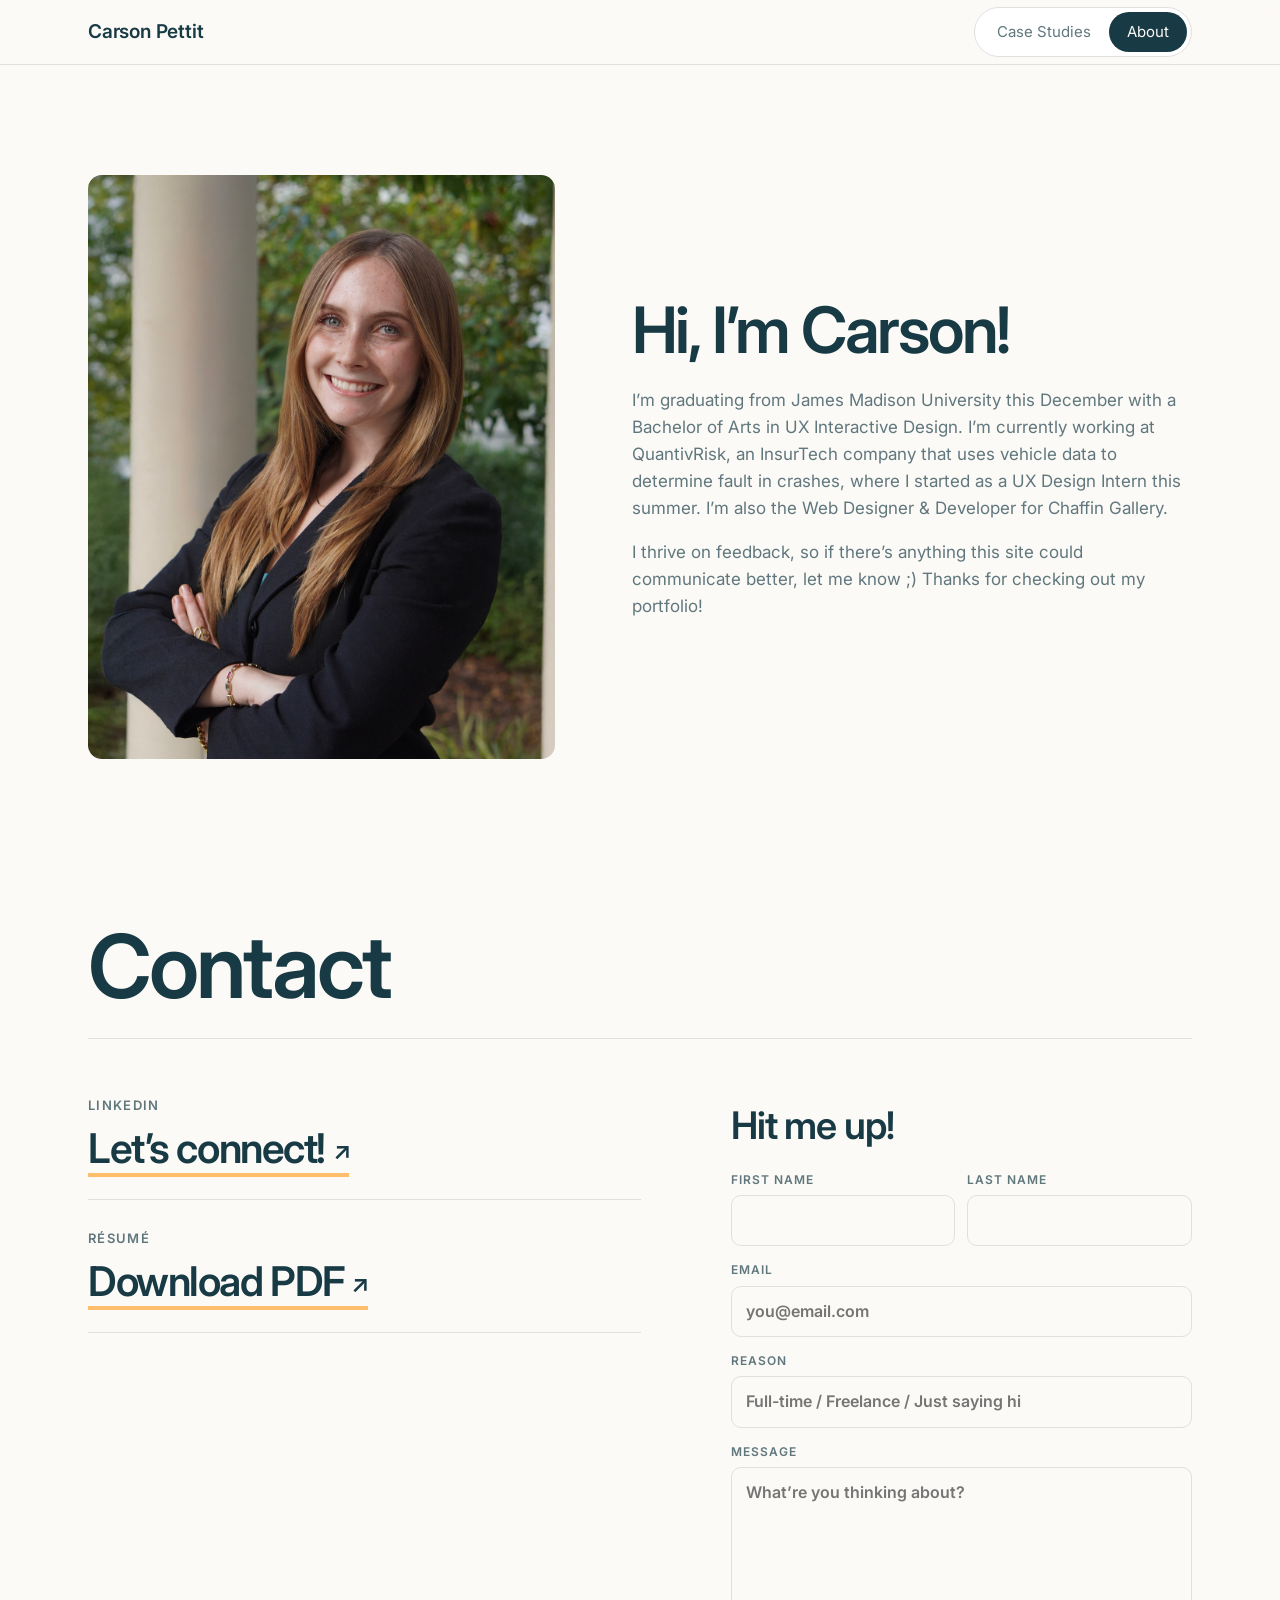
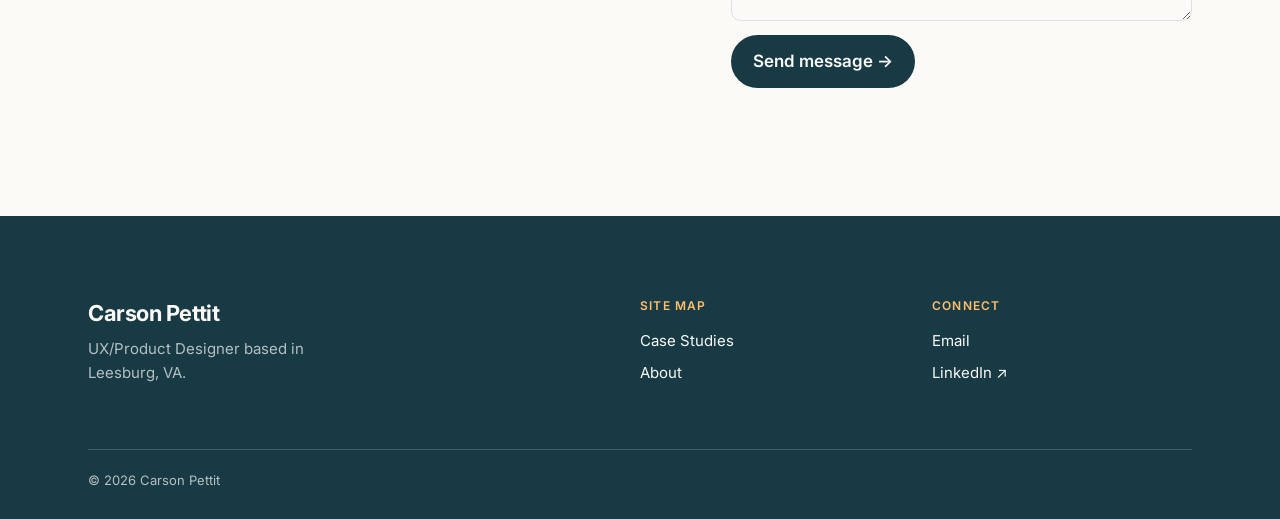
<file: about.html>
<!DOCTYPE html>
<html lang="en">
<head>
  <meta charset="UTF-8">
  <meta name="viewport" content="width=device-width, initial-scale=1">
  <title>About — Carson Pettit</title>
  <meta name="description" content="About Carson Pettit, UX Interactive Design graduate from James Madison University, Web Designer &amp; Developer at Chaffin Gallery, plus LinkedIn and résumé.">
  <link rel="preconnect" href="https://fonts.googleapis.com">
  <link rel="preconnect" href="https://fonts.gstatic.com" crossorigin>
  <link href="https://fonts.googleapis.com/css2?family=Inter:wght@400;500;600&display=swap" rel="stylesheet">
  <style>
/* Carson Pettit — Portfolio
   Edit the tokens below to restyle the whole site. */
:root {
  --bg: #f5f2ec;
  --surface: #ffffff;
  --ink: #16161a;
  --muted: #5e5c57;
  --line: #dcd7cc;
  --accent: #2f4bd8;
  --accent-ink: #ffffff;
  --radius: 14px;
  --max: 1200px;
  --gutter: clamp(16px, 4vw, 48px);
  --serif: "Instrument Serif", Georgia, serif;
  --sans: "Inter", system-ui, -apple-system, sans-serif;
}
@media (prefers-color-scheme: dark) {
  :root {
    --bg: #111113;
    --surface: #1b1b1f;
    --ink: #f1eee8;
    --muted: #a19e97;
    --line: #2d2d33;
    --accent: #8ea0ff;
    --accent-ink: #111113;
  }
}

* { box-sizing: border-box; margin: 0; padding: 0; }
html { scroll-behavior: smooth; }
body {
  background: var(--bg);
  color: var(--ink);
  font-family: var(--sans);
  font-size: 17px;
  line-height: 1.6;
  -webkit-font-smoothing: antialiased;
}
img { display: block; max-width: 100%; }
a { color: inherit; }
.wrap { max-width: var(--max); margin: 0 auto; padding: 0 var(--gutter); }

/* ---------- Nav ---------- */
.nav {
  position: sticky; top: 0; z-index: 10;
  background: color-mix(in srgb, var(--bg) 85%, transparent);
  backdrop-filter: blur(12px);
  border-bottom: 1px solid var(--line);
}
.nav .wrap { display: flex; align-items: center; justify-content: space-between; height: 64px; }
.logo { font-family: var(--serif); font-size: 24px; text-decoration: none; letter-spacing: -0.01em; }
.nav ul { display: flex; gap: 28px; list-style: none; }
.nav ul a { text-decoration: none; font-size: 15px; color: var(--muted); transition: color .2s; }
.nav ul a:hover, .nav ul a[aria-current] { color: var(--ink); }

/* ---------- Hero ---------- */
.hero { padding-top: clamp(56px, 9vw, 120px); padding-bottom: clamp(40px, 6vw, 72px); }
.eyebrow {
  display: inline-flex; align-items: center; gap: 10px;
  font-size: 13px; letter-spacing: .08em; text-transform: uppercase; color: var(--muted);
  margin-bottom: 28px;
}
.eyebrow::before { content: ""; width: 8px; height: 8px; border-radius: 50%; background: #3bb273; box-shadow: 0 0 0 4px color-mix(in srgb, #3bb273 25%, transparent); }
.hero h1 {
  font-family: var(--serif); font-weight: 400;
  font-size: clamp(44px, 7.4vw, 104px); line-height: 1.02; letter-spacing: -0.025em;
  max-width: 14ch;
}
.hero h1 em { color: var(--accent); }
.hero p.lede { margin-top: 28px; max-width: 46ch; font-size: clamp(18px, 1.6vw, 21px); color: var(--muted); }
.hero .ctas { margin-top: 36px; display: flex; gap: 12px; flex-wrap: wrap; }
.btn {
  display: inline-flex; align-items: center; gap: 8px;
  padding: 13px 22px; border-radius: 999px; font-size: 15px; font-weight: 500; text-decoration: none;
  border: 1px solid var(--ink); transition: transform .2s, background .2s, color .2s;
}
.btn.primary { background: var(--ink); color: var(--bg); }
.btn:hover { transform: translateY(-2px); }
.btn.ghost:hover { background: var(--ink); color: var(--bg); }

/* ---------- Section headers ---------- */
.section { padding: clamp(56px, 8vw, 110px) 0; border-top: 1px solid var(--line); }
.section-head { display: flex; justify-content: space-between; align-items: baseline; gap: 24px; margin-bottom: 40px; flex-wrap: wrap; }
.section-head h2 { font-family: var(--serif); font-weight: 400; font-size: clamp(34px, 4.4vw, 56px); letter-spacing: -0.02em; line-height: 1.05; }
.section-head span { color: var(--muted); font-size: 15px; }

/* ---------- Work cards ---------- */
.work { display: grid; gap: clamp(40px, 6vw, 72px); }
.card {
  display: grid; grid-template-columns: 1.35fr 1fr; gap: clamp(24px, 4vw, 56px); align-items: center;
  text-decoration: none;
}
.card:nth-child(even) { grid-template-columns: 1fr 1.35fr; }
.card:nth-child(even) .card-media { order: 2; }
.card-media {
  aspect-ratio: 4 / 3; border-radius: var(--radius); overflow: hidden;
  background: var(--surface); border: 1px solid var(--line);
}
.card-media img { width: 100%; height: 100%; object-fit: cover; transition: transform .6s cubic-bezier(.2,.7,.2,1); }
a.card:hover .card-media img { transform: scale(1.04); }
.card .num { font-size: 13px; color: var(--muted); letter-spacing: .08em; }
.card h3 { font-family: var(--serif); font-weight: 400; font-size: clamp(32px, 3.6vw, 48px); line-height: 1.05; margin: 8px 0 6px; letter-spacing: -0.02em; }
.card .role { font-size: 14px; color: var(--accent); font-weight: 500; margin-bottom: 16px; }
.card p { color: var(--muted); }
.card .more { display: inline-block; margin-top: 20px; font-weight: 500; font-size: 15px; border-bottom: 1px solid currentColor; padding-bottom: 2px; }
.card .more.soon { color: var(--muted); border-bottom-style: dashed; }
.tags { display: flex; flex-wrap: wrap; gap: 8px; margin-top: 18px; }
.tags li { list-style: none; font-size: 13px; padding: 4px 11px; border: 1px solid var(--line); border-radius: 999px; color: var(--muted); }

/* ---------- About ---------- */
.about { display: grid; grid-template-columns: 1fr 1.2fr; gap: clamp(32px, 6vw, 80px); align-items: center; }
.about-photo { border-radius: var(--radius); overflow: hidden; aspect-ratio: 4 / 5; background: var(--surface); }
.about-photo img { width: 100%; height: 100%; object-fit: cover; }
.about h2 { font-family: var(--serif); font-weight: 400; font-size: clamp(40px, 5vw, 64px); line-height: 1.02; letter-spacing: -0.02em; margin-bottom: 24px; }
.about p { color: var(--muted); margin-bottom: 16px; max-width: 52ch; }
.facts { display: grid; grid-template-columns: repeat(2, 1fr); gap: 20px 32px; margin-top: 32px; padding-top: 28px; border-top: 1px solid var(--line); }
.facts dt { font-size: 13px; color: var(--muted); text-transform: uppercase; letter-spacing: .08em; }
.facts dd { margin-top: 4px; font-weight: 500; }

/* ---------- Contact ---------- */
.contact { text-align: center; }
.contact h2 { font-family: var(--serif); font-weight: 400; font-size: clamp(44px, 7vw, 96px); line-height: 1; letter-spacing: -0.025em; }
.contact p { color: var(--muted); margin: 20px auto 32px; max-width: 44ch; }
.contact .ctas { justify-content: center; display: flex; gap: 12px; flex-wrap: wrap; }

footer { border-top: 1px solid var(--line); padding: 28px 0; font-size: 14px; color: var(--muted); }
footer .wrap { display: flex; justify-content: space-between; gap: 16px; flex-wrap: wrap; }

/* ---------- Case study pages ---------- */
.cs-hero { padding-top: clamp(48px, 9vw, 110px); padding-bottom: clamp(32px, 5vw, 56px); }
.back { font-size: 14px; color: var(--muted); text-decoration: none; display: inline-block; margin-bottom: 32px; }
.back:hover { color: var(--ink); }
.cs-hero h1 { font-family: var(--serif); font-weight: 400; font-size: clamp(52px, 9vw, 128px); line-height: .98; letter-spacing: -0.03em; }
.cs-hero .summary { font-size: clamp(19px, 1.8vw, 23px); max-width: 40ch; margin-top: 24px; color: var(--muted); }
.meta { display: grid; grid-template-columns: repeat(auto-fit, minmax(180px, 1fr)); gap: 24px; margin-top: 48px; padding-top: 28px; border-top: 1px solid var(--line); }
.meta dt { font-size: 13px; color: var(--muted); text-transform: uppercase; letter-spacing: .08em; }
.meta dd { margin-top: 6px; font-weight: 500; }
.meta dd a { color: var(--accent); }
.cover { border-radius: var(--radius); overflow: hidden; border: 1px solid var(--line); background: var(--surface); }
.cover img { width: 100%; }

.cs-section { display: grid; grid-template-columns: 1fr 2fr; gap: clamp(24px, 5vw, 72px); padding: clamp(48px, 7vw, 96px) 0; border-top: 1px solid var(--line); }
.cs-section h2 { font-family: var(--serif); font-weight: 400; font-size: clamp(30px, 3.4vw, 44px); line-height: 1.08; letter-spacing: -0.015em; position: sticky; top: 96px; align-self: start; }
.cs-section .label { display: block; font-family: var(--sans); font-size: 13px; letter-spacing: .08em; text-transform: uppercase; color: var(--accent); margin-bottom: 10px; }
.cs-body p { margin-bottom: 18px; max-width: 62ch; }
.cs-body p.big { font-size: clamp(20px, 2vw, 24px); line-height: 1.45; }
.checklist { list-style: none; display: grid; gap: 10px; margin: 8px 0 24px; }
.checklist li { padding: 14px 18px; background: var(--surface); border: 1px solid var(--line); border-radius: 10px; }
.insights { display: grid; gap: 16px; }
.insight { background: var(--surface); border: 1px solid var(--line); border-radius: var(--radius); padding: 28px; }
.insight .n { font-family: var(--serif); font-size: 44px; line-height: 1; color: var(--accent); }
.insight h3 { font-size: 20px; margin: 12px 0 10px; }
.insight p { color: var(--muted); margin-bottom: 10px; }
.insight p:last-child { margin-bottom: 0; }
.insight ul { margin: 6px 0 0 20px; color: var(--muted); }
.stat-row { display: grid; grid-template-columns: repeat(3, 1fr); gap: 16px; margin: 8px 0 28px; }
.stat { border-top: 2px solid var(--ink); padding-top: 12px; }
.stat b { font-family: var(--serif); font-weight: 400; font-size: 48px; line-height: 1; display: block; }
.stat span { font-size: 14px; color: var(--muted); }

.gallery { display: grid; grid-template-columns: repeat(2, 1fr); gap: 16px; margin-top: 8px; }
.gallery figure { border-radius: 10px; overflow: hidden; border: 1px solid var(--line); background: var(--surface); }
.gallery figure.wide { grid-column: 1 / -1; }
.gallery img { width: 100%; }
figcaption { font-size: 13px; color: var(--muted); padding: 10px 14px; border-top: 1px solid var(--line); }
.flows { display: grid; grid-template-columns: repeat(auto-fill, minmax(150px, 1fr)); gap: 10px; }
.flows li { list-style: none; padding: 16px; border: 1px solid var(--line); border-radius: 10px; font-size: 15px; background: var(--surface); }
.flows li b { display: block; font-family: var(--serif); font-weight: 400; font-size: 26px; color: var(--accent); line-height: 1; margin-bottom: 8px; }

.next { display: block; text-decoration: none; padding: clamp(48px, 8vw, 100px) 0; border-top: 1px solid var(--line); }
.next span { font-size: 13px; letter-spacing: .08em; text-transform: uppercase; color: var(--muted); }
.next strong { display: block; font-family: var(--serif); font-weight: 400; font-size: clamp(48px, 8vw, 110px); line-height: 1; letter-spacing: -0.03em; margin-top: 10px; transition: color .2s; }
.next:hover strong { color: var(--accent); }

/* ---------- Motion ---------- */
@media (prefers-reduced-motion: reduce) { html { scroll-behavior: auto; } }

/* ---------- Mobile ---------- */
@media (max-width: 800px) {
  .card, .card:nth-child(even) { grid-template-columns: 1fr; }
  .card:nth-child(even) .card-media { order: 0; }
  .about { grid-template-columns: 1fr; }
  .about-photo { max-width: 420px; }
  .cs-section { grid-template-columns: 1fr; }
  .cs-section h2 { position: static; }
  .gallery { grid-template-columns: 1fr; }
  .stat-row { grid-template-columns: 1fr 1fr 1fr; }
  .stat b { font-size: 36px; }
  .nav ul { gap: 18px; }
}

/* ---------- Type C hero ---------- */
.typec h1 { font-size: clamp(72px, 14vw, 200px); line-height: .9; max-width: none; letter-spacing: -0.04em; }
.typec h1 em { color: var(--accent); }
.typec .tagline { font-family: var(--serif); font-size: clamp(26px, 3vw, 40px); line-height: 1.15; margin-top: 18px; letter-spacing: -0.01em; }
.equation { display: grid; grid-template-columns: 1fr auto 1fr auto 1fr; gap: 16px; align-items: stretch; margin-top: 48px; }
.equation .op { align-self: center; font-family: var(--serif); font-size: 44px; color: var(--muted); line-height: 1; }
.type { background: var(--surface); border: 1px solid var(--line); border-radius: var(--radius); padding: 24px; }
.type .letter { font-family: var(--serif); font-size: 56px; line-height: 1; }
.type .kind { font-size: 13px; letter-spacing: .08em; text-transform: uppercase; color: var(--muted); margin: 6px 0 14px; }
.type ul { list-style: none; display: grid; gap: 6px; }
.type li::before { content: "— "; color: var(--muted); }
.type.c { background: var(--ink); color: var(--bg); border-color: var(--ink); }
.type.c .kind { color: color-mix(in srgb, var(--bg) 65%, transparent); }
.type.c .letter { color: var(--accent); }
.type.c li::before { color: color-mix(in srgb, var(--bg) 50%, transparent); }
.typec .lede { margin-top: 40px; }
@media (max-width: 800px) {
  .equation { grid-template-columns: 1fr; gap: 10px; }
  .equation .op { justify-self: center; font-size: 32px; }
}
/* About page */
.about-page { padding-top: clamp(48px, 9vw, 110px); }

/* Phone-screen images: show whole screen instead of cropping */
.card-media.fit { background: color-mix(in srgb, var(--accent) 10%, var(--surface)); display: grid; place-items: center; padding: 24px; }
.card-media.fit img { width: auto; height: 100%; object-fit: contain; border-radius: 10px; }
.gallery.phones { grid-template-columns: repeat(3, 1fr); }
@media (max-width: 800px) { .gallery.phones { grid-template-columns: repeat(2, 1fr); } }

.work-section { padding-bottom: clamp(56px, 8vw, 110px); }
.hero h1 { max-width: none; }

/* Nav contact button */
.nav ul { align-items: center; }
.nav ul a.nav-cta { background: var(--accent); color: var(--accent-ink); padding: 9px 18px; border-radius: 999px; font-weight: 500; }
.nav ul a.nav-cta:hover, .nav ul a.nav-cta[aria-current] { color: var(--accent-ink); filter: brightness(1.1); }

/* Contact page */
.contact-page { padding-top: clamp(48px, 8vw, 100px); padding-bottom: clamp(64px, 10vw, 140px); }
.contact-page h1 { font-family: var(--serif); font-weight: 400; font-size: clamp(52px, 8vw, 104px); line-height: 1; letter-spacing: -0.03em; padding-bottom: 28px; border-bottom: 1px solid var(--line); }
.contact-grid { display: grid; grid-template-columns: 1.2fr 1fr; gap: clamp(32px, 7vw, 110px); margin-top: clamp(36px, 5vw, 56px); }
.clink { padding: 28px 0; border-bottom: 1px solid var(--line); }
.clink:first-child { padding-top: 0; }
.clink span, .contact-note span { display: block; font-size: 13px; letter-spacing: .1em; text-transform: uppercase; color: var(--muted); font-weight: 600; margin-bottom: 10px; }
.clink a { font-family: var(--serif); font-size: clamp(34px, 4vw, 52px); line-height: 1.1; letter-spacing: -0.02em; text-decoration: none; background: linear-gradient(var(--accent), var(--accent)) left bottom / 100% 3px no-repeat; padding-bottom: 4px; transition: color .2s, background-size .3s; }
.clink a i { font-style: normal; font-family: var(--sans); font-size: .6em; vertical-align: .15em; }
.clink a:hover { color: var(--accent); }
.contact-note { align-self: start; background: var(--surface); border: 1px solid var(--line); border-radius: var(--radius); padding: clamp(24px, 3vw, 36px); }
.contact-note p { font-size: 19px; line-height: 1.5; margin-bottom: 16px; }
.contact-note p.small { font-size: 15px; color: var(--muted); margin-bottom: 24px; }
@media (max-width: 800px) {
  .contact-grid { grid-template-columns: 1fr; }
  .nav ul { gap: 14px; }
  .nav ul a { font-size: 14px; }
  .nav ul a.nav-cta { padding: 7px 14px; }
  .logo { font-size: 20px; }
}

/* Two-page toggle nav */
.nav ul.toggle { gap: 0; padding: 4px; border: 1px solid var(--line); border-radius: 999px; background: var(--surface); }
.nav ul.toggle a { display: block; padding: 8px 18px; border-radius: 999px; color: var(--muted); transition: background .2s, color .2s; }
.nav ul.toggle a:hover { color: var(--ink); }
.nav ul.toggle a[aria-current] { background: var(--ink); color: var(--bg); }
@media (max-width: 800px) { .nav ul.toggle a { padding: 7px 12px; font-size: 13px; } .logo { font-size: 19px; } }

/* Adulting phone cover */
.phone-cover { background: color-mix(in srgb, var(--accent) 10%, var(--surface)); display: grid; place-items: center; padding: clamp(24px, 5vw, 64px) 16px 0; }
.phone-cover img { width: min(560px, 100%); }
.card-media.fit img { border-radius: 0; }

/* Contact on About page */
.contact-section { padding-top: clamp(64px, 9vw, 120px); padding-bottom: clamp(64px, 10vw, 140px); margin-top: clamp(24px, 4vw, 48px); }
.contact-section h1 { font-family: var(--serif); font-weight: 400; font-size: clamp(48px, 7vw, 88px); line-height: 1; letter-spacing: -0.03em; padding-bottom: 28px; border-bottom: 1px solid var(--line); }

/* Zoomed-out phone image: whole image visible, hands resting on bottom edge */
.card-media.fit { display: flex; justify-content: center; align-items: flex-end; padding: 20px 20px 0; }
.card-media.fit img { width: auto; height: auto; max-width: 78%; max-height: 100%; object-fit: contain; transform: none !important; }
.phone-cover { display: flex; justify-content: center; align-items: flex-end; padding-top: clamp(32px, 5vw, 64px); }
.phone-cover img { width: min(440px, 80%); }

/* ================= Finder / folder style ================= */
.finder { background: var(--surface); border: 1px solid var(--line); border-radius: 14px; box-shadow: 0 1px 2px rgba(0,0,0,.04), 0 18px 40px -18px rgba(0,0,0,.18); overflow: hidden; }
.finder-bar { display: flex; align-items: center; gap: 10px; padding: 12px 16px; border-bottom: 1px solid var(--line); background: color-mix(in srgb, var(--bg) 55%, var(--surface)); }
.lights { display: inline-flex; gap: 7px; margin-right: 8px; }
.lights i { width: 12px; height: 12px; border-radius: 50%; background: #ff5f57; }
.lights i:nth-child(2) { background: #febc2e; } .lights i:nth-child(3) { background: #28c840; }
.fbtn { width: 28px; height: 28px; display: inline-grid; place-items: center; border-radius: 8px; font-size: 22px; line-height: 1; text-decoration: none; color: var(--ink); }
a.fbtn:hover { background: var(--line); }
.fbtn.off { color: var(--line); }
.finder-title { font-weight: 600; font-size: 15px; margin-left: 6px; white-space: nowrap; overflow: hidden; text-overflow: ellipsis; }
.finder-status { border-top: 1px solid var(--line); padding: 8px 16px; font-size: 12px; color: var(--muted); text-align: center; }

/* Folders on the homepage */
.home-finder { margin-bottom: clamp(56px, 8vw, 110px); }
.folder-grid { display: grid; grid-template-columns: repeat(auto-fill, minmax(200px, 1fr)); gap: 40px 24px; padding: clamp(28px, 5vw, 56px); }
.folder-item { display: flex; flex-direction: column; align-items: center; text-align: center; text-decoration: none; padding: 14px 10px; border-radius: 12px; transition: background .2s; }
.folder-item:hover { background: color-mix(in srgb, var(--accent) 8%, transparent); }
.folder { position: relative; width: 170px; aspect-ratio: 120 / 96; display: block; transition: transform .25s ease; }
.folder-item:hover .folder { transform: translateY(-4px); }
.folder svg { position: absolute; inset: 0; width: 100%; height: 100%; }
.f-back path { fill: #5ea8ea; }
.f-front rect { fill: #86c0f3; }
.f-peek { position: absolute; left: 14%; right: 14%; top: 14%; height: 52%; width: 72%; object-fit: cover; object-position: top; border-radius: 4px; background: #fff; box-shadow: 0 2px 6px rgba(0,0,0,.2); transition: transform .3s ease; }
.folder-item:hover .f-peek { transform: translateY(-12%) rotate(-2deg); }
.folder-item .name { margin-top: 14px; font-weight: 600; font-size: 17px; }
.folder-item .sub { font-size: 13px; color: var(--muted); margin-top: 2px; }

/* Files inside a project */
.case .cs-hero { padding-bottom: 32px; }
.case .cs-hero .meta { margin-top: 32px; }
.finder-grid { display: grid; grid-template-columns: repeat(auto-fill, minmax(140px, 1fr)); gap: 28px 12px; padding: clamp(24px, 4vw, 44px); }
.file { display: flex; flex-direction: column; align-items: center; text-align: center; text-decoration: none; }
.file .thumb { height: 116px; width: 100%; display: flex; align-items: center; justify-content: center; }
.file .thumb img { max-width: 112px; max-height: 108px; border-radius: 6px; background: #fff; box-shadow: 0 1px 2px rgba(0,0,0,.12), 0 6px 14px -6px rgba(0,0,0,.25); transition: transform .2s; }
.file:hover .thumb img, .file:hover .doc { transform: translateY(-3px); }
.doc { position: relative; width: 78px; height: 100px; background: #fff; border-radius: 4px; box-shadow: 0 1px 2px rgba(0,0,0,.12), 0 6px 14px -6px rgba(0,0,0,.25); transition: transform .2s; display: flex; align-items: flex-end; justify-content: center; padding-bottom: 14px; clip-path: polygon(0 0, 72% 0, 100% 22%, 100% 100%, 0 100%); }
.doc::after { content: ""; position: absolute; top: 0; right: 0; width: 28%; height: 22%; background: #e3e0da; border-bottom-left-radius: 4px; }
.doc b { font-size: 11px; letter-spacing: .06em; color: #fff; background: var(--accent); padding: 2px 7px; border-radius: 4px; }
.file .name { margin-top: 10px; font-size: 14px; line-height: 1.3; padding: 2px 8px; border-radius: 5px; max-width: 150px; overflow-wrap: anywhere; }
.file:hover .name { color: var(--accent); }

/* Opened file view: only the clicked file shows; Overview by default */
.views { margin-top: 32px; }
.file-view { display: none; scroll-margin-top: 84px; }
.file-view:target { display: block; }
.views:not(:has(.file-view:target)) .file-view.default { display: block; }
@supports not selector(:has(a)) { .file-view { display: block; margin-bottom: 32px; } }
.file-body { padding: clamp(20px, 4vw, 48px); }
.file-body > * + * { margin-top: 20px; }
.file-body p { max-width: 64ch; }
.file-body p.big { font-size: clamp(19px, 2vw, 23px); line-height: 1.45; }
.file-body .cover { border: 0; border-radius: 10px; }
.case .next { margin-top: clamp(40px, 6vw, 80px); }
@media (max-width: 600px) {
  .folder-grid { grid-template-columns: 1fr 1fr; gap: 20px 8px; padding: 20px 12px; }
  .folder { width: 130px; }
  .finder-grid { grid-template-columns: repeat(2, 1fr); padding: 20px 12px; }
  .lights { display: none; }
}

/* ================= One font: Inter, like the Finder folders ================= */
:root { --serif: var(--sans); }
h1, h2, h3, .logo, .next strong, .stat b, .insight .n, .flows li b, .clink a, .type .letter,
.cs-hero h1, .hero h1, .section-head h2, .about h2, .contact h2, .contact-section h1, .card h3 {
  font-weight: 600 !important; letter-spacing: -0.035em;
}
.logo { font-size: 19px; letter-spacing: -0.01em; }
.hero h1 { font-size: clamp(44px, 7vw, 92px); }
.cs-hero h1 { font-size: clamp(48px, 8vw, 104px); }
.next strong { font-size: clamp(40px, 6.5vw, 88px); }
.contact h2 { font-size: clamp(38px, 5.5vw, 72px); }
.clink a { font-size: clamp(28px, 3.2vw, 42px); }
.stat b { font-size: 40px; }
.insight .n { font-size: 34px; }

/* ================= Footer ================= */
.site-footer { border-top: 1px solid var(--line); padding: clamp(48px, 7vw, 80px) 0 28px; font-size: 15px; color: var(--ink); }
.site-footer .wrap { display: block; }
.foot-grid { display: grid; grid-template-columns: 2fr 1fr 1fr; gap: 32px; }
.foot-brand strong { font-size: 22px; letter-spacing: -0.02em; }
.foot-brand p { color: var(--muted); margin-top: 6px; max-width: 30ch; }
.foot-col h4 { font-size: 12px; letter-spacing: .1em; text-transform: uppercase; color: var(--muted); font-weight: 600; margin-bottom: 14px; }
.foot-col ul { list-style: none; display: grid; gap: 8px; }
.foot-col a { text-decoration: none; }
.foot-col a:hover { color: var(--accent); }
.foot-bottom { margin-top: clamp(40px, 6vw, 64px); padding-top: 20px; border-top: 1px solid var(--line); color: var(--muted); font-size: 13px; }
@media (max-width: 700px) { .foot-grid { grid-template-columns: 1fr 1fr; } .foot-brand { grid-column: 1 / -1; } }

/* To-add notes (placeholders for missing content) */
.todo { display: flex; gap: 12px; align-items: baseline; padding: 14px 18px; border: 1.5px dashed color-mix(in srgb, var(--accent) 45%, var(--line)); border-radius: 10px; background: color-mix(in srgb, var(--accent) 5%, transparent); font-size: 15px; color: var(--muted); max-width: 64ch; }
.todo b { color: var(--accent); white-space: nowrap; font-size: 13px; letter-spacing: .02em; }
.file-body .meta { margin-top: 28px; }
.sub-h { font-size: 20px; margin-top: 32px !important; }
.case .cs-hero .summary { margin-top: 16px; }

/* ================= Hiring-manager formatting ================= */
.cs-kicker { font-size: 13px; letter-spacing: .08em; text-transform: uppercase; color: var(--accent); font-weight: 600; margin-bottom: 10px; }
.case .cs-hero h1 { margin-bottom: 4px; }
.case .cs-hero .tags { margin-top: 18px; }

.glance { background: var(--surface); border: 1px solid var(--line); border-radius: 14px; padding: clamp(22px, 3.5vw, 36px); margin-bottom: 28px; }
.glance-grid { display: grid; grid-template-columns: repeat(4, 1fr); gap: 24px 28px; }
.glance h4 { font-size: 12px; letter-spacing: .1em; text-transform: uppercase; color: var(--muted); font-weight: 600; margin-bottom: 8px; }
.glance p { font-size: 15px; line-height: 1.5; }
.g-out p { font-weight: 600; }
.glance-stats { display: grid; grid-template-columns: repeat(3, 1fr); gap: 16px; margin-top: 26px; padding-top: 22px; border-top: 1px solid var(--line); }
.g-stat b { display: block; font-size: clamp(28px, 3.4vw, 40px); line-height: 1; letter-spacing: -0.03em; color: var(--accent); }
.g-stat span { font-size: 13px; color: var(--muted); }
@media (max-width: 900px) { .glance-grid { grid-template-columns: 1fr 1fr; } }
@media (max-width: 560px) { .glance-grid { grid-template-columns: 1fr; } }

.mode-switch { display: inline-flex; gap: 4px; padding: 4px; border: 1px solid var(--line); border-radius: 999px; background: var(--surface); margin-bottom: 16px; }
.mode-switch a { padding: 8px 16px; border-radius: 999px; font-size: 14px; font-weight: 500; text-decoration: none; color: var(--muted); }
.mode-switch a:hover { color: var(--ink); }
.case:not(:has(#all:target)) .m-folder, .case:has(#all:target) .m-all { background: var(--ink); color: var(--bg); }
.finder-status a { color: var(--accent); }

/* One-page mode: every file, in order */
.anchor { display: block; position: relative; top: -90px; }
.case:has(#all:target) .file-view { display: block; margin-bottom: 28px; }
.case:has(#all:target) .file-nav { display: none; }

.step { display: flex; align-items: baseline; gap: 12px; font-size: clamp(24px, 2.6vw, 32px); font-weight: 600; letter-spacing: -0.02em; }
.step span { font-size: 13px; font-weight: 600; letter-spacing: .08em; color: var(--accent); }
.file-nav { display: flex; justify-content: space-between; gap: 16px; padding: 14px 20px; border-top: 1px solid var(--line); font-size: 14px; }
.file-nav a { text-decoration: none; color: var(--muted); }
.file-nav a:last-child { color: var(--accent); font-weight: 500; text-align: right; }
.file-nav a:hover { color: var(--ink); }

.folder-item .blurb { font-size: 13px; color: var(--ink); margin-top: 8px; max-width: 26ch; line-height: 1.4; }

/* ================= Palette hooks (change these to re-theme) ================= */
:root {
  --folder: #86c0f3; --folder-back: #5ea8ea;
  --pale: color-mix(in srgb, var(--accent) 10%, var(--surface));
  --select: var(--accent); --select-ink: var(--accent-ink);
}
.f-back path { fill: var(--folder-back); }
.f-front rect { fill: var(--folder); }
.phone-cover, .card-media.fit { background: var(--pale); }
.glance { background: var(--pale); border-color: transparent; }
.glance-stats { border-top-color: color-mix(in srgb, var(--ink) 12%, transparent); }
.doc b { background: var(--accent); }
.case [data-f] .name { transition: background .2s; }

/* ================= Brand palette: Apricot Evergreen ================= */
/* Apricot #FFBE6B · Evergreen #1F3B35 · Seafoam #D3EAE4 · Oat #FBF7EF · Moss #537564 */
:root, :root:not([data-theme]) {
  --bg: #FBF7EF;
  --surface: #FFFFFF;
  --ink: #1F3B35;
  --muted: color-mix(in srgb, #1F3B35 68%, #FBF7EF);
  --line: color-mix(in srgb, #1F3B35 13%, #FBF7EF);
  --accent: #537564;
  --accent-ink: #FFFFFF;
  --folder: #FFBE6B;
  --folder-back: color-mix(in srgb, #FFBE6B 55%, #EE8A2A);
  --pale: #D3EAE4;
  --select: #FFBE6B;
  --select-ink: #1F3B35;
}
@media (prefers-color-scheme: dark) {
  :root, :root:not([data-theme]) {
    --bg: #FBF7EF; --surface: #FFFFFF; --ink: #1F3B35;
    --muted: color-mix(in srgb, #1F3B35 68%, #FBF7EF);
    --line: color-mix(in srgb, #1F3B35 13%, #FBF7EF);
    --accent: #537564; --accent-ink: #FFFFFF;
  }
}
.folder-item:hover { background: color-mix(in srgb, #FFBE6B 16%, transparent); }
.clink a { background-image: linear-gradient(#FFBE6B, #FFBE6B); background-size: 100% 4px; }
.todo { border-color: color-mix(in srgb, #537564 45%, var(--line)); background: color-mix(in srgb, #D3EAE4 40%, transparent); }

/* ================= Brand palette: Cantaloupe Teal (with Apricot orange) ================= */
/* Apricot #FFBE6B · Ink Teal #173A45 · Ice #D4ECF0 · Porcelain #FCFAF6 · Teal #3F7C85 */
:root, :root:not([data-theme]) {
  --bg: #FCFAF6; --surface: #FFFFFF; --ink: #173A45;
  --muted: color-mix(in srgb, #173A45 68%, #FCFAF6);
  --line: color-mix(in srgb, #173A45 13%, #FCFAF6);
  --accent: #3F7C85; --accent-ink: #FFFFFF;
  --folder: #FFBE6B; --folder-back: color-mix(in srgb, #FFBE6B 55%, #EE8A2A);
  --pale: #D4ECF0; --select: #FFBE6B; --select-ink: #173A45;
}
@media (prefers-color-scheme: dark) {
  :root, :root:not([data-theme]) {
    --bg: #FCFAF6; --surface: #FFFFFF; --ink: #173A45;
    --muted: color-mix(in srgb, #173A45 68%, #FCFAF6);
    --line: color-mix(in srgb, #173A45 13%, #FCFAF6);
    --accent: #3F7C85; --accent-ink: #FFFFFF;
  }
}
.todo { border-color: color-mix(in srgb, #3F7C85 45%, var(--line)); background: color-mix(in srgb, #D4ECF0 40%, transparent); }

/* Homepage: the Finder window title is the page title */
.sr-only { position: absolute; width: 1px; height: 1px; overflow: hidden; clip: rect(0 0 0 0); white-space: nowrap; }
.home-main { padding-top: clamp(40px, 7vw, 88px); }
.home-finder .finder-bar { padding: 18px 22px; gap: 14px; }
.home-finder .finder-title { font-size: clamp(26px, 3.4vw, 40px); font-weight: 600; letter-spacing: -0.03em; margin-left: 10px; }
.home-finder .lights i { width: 14px; height: 14px; }
.home-finder .fbtn { font-size: 28px; }

/* Hide "to add" notes until they're filled in */
.todo { display: none !important; }

/* Files pop out of folders on hover */
.f-sheet { position: absolute; top: 16%; height: 52%; width: 60%; left: 20%; border-radius: 4px; background: #fff; box-shadow: 0 2px 6px rgba(0,0,0,.18); transition: transform .35s cubic-bezier(.2,.8,.2,1.2); }
.f-sheet.s1 { background: #FFF6E8; }
.f-sheet.s2 { background: #EAF4F6; }
.f-peek { transition: transform .35s cubic-bezier(.2,.8,.2,1.2) !important; }
.folder-item:hover .f-sheet.s1 { transform: translate(-34%, -34%) rotate(-14deg); }
.folder-item:hover .f-sheet.s2 { transform: translate(34%, -30%) rotate(13deg); }
.folder-item:hover .f-peek { transform: translateY(-40%) rotate(-1deg) scale(1.05) !important; }
.folder-item:hover .folder { transform: translateY(-2px); }

/* Side files: original light blue */
.f-sheet.s1, .f-sheet.s2 { background: #EAF4F6; }

/* ================= Evenly spaced folders ================= */
.folder-grid { grid-template-columns: repeat(3, 1fr) !important; justify-items: center; }
@media (max-width: 700px) { .folder-grid { grid-template-columns: 1fr !important; } }

/* ================= Project overviews (homepage) ================= */
.overviews { padding: clamp(56px, 8vw, 110px) 0; }
.ov-head { margin-bottom: clamp(32px, 5vw, 56px); }
.ov-head h2 { font-size: clamp(34px, 4.4vw, 56px); letter-spacing: -0.035em; }
.ov-head p { color: var(--muted); margin-top: 8px; }
.ov { display: grid; grid-template-columns: 1.1fr 1fr; gap: clamp(28px, 5vw, 64px); align-items: center; padding: clamp(32px, 5vw, 56px) 0; border-top: 1px solid var(--line); }
.ov.flip .ov-media { order: 2; }
.ov-media { display: block; aspect-ratio: 4 / 3; border-radius: 14px; overflow: hidden; background: var(--surface); border: 1px solid var(--line); }
.ov-media img { width: 100%; height: 100%; object-fit: cover; object-position: top; transition: transform .6s cubic-bezier(.2,.7,.2,1); }
.ov-media:hover img { transform: scale(1.03); }
.ov-media.fit { background: var(--pale); display: flex; align-items: flex-end; justify-content: center; padding: 24px 24px 0; }
.ov-media.fit img { width: auto; height: auto; max-width: 78%; max-height: 100%; object-fit: contain; }
.ov-body h3 { font-size: clamp(30px, 3.4vw, 44px); letter-spacing: -0.03em; margin: 4px 0 10px; }
.ov-body h3 a { text-decoration: none; }
.ov-sum { font-size: 18px; color: var(--muted); }
.ov-psr { display: grid; gap: 12px; margin: 20px 0; padding: 18px 20px; background: var(--pale); border-radius: 12px; }
.ov-psr dt { font-size: 12px; letter-spacing: .1em; text-transform: uppercase; color: var(--muted); font-weight: 600; }
.ov-psr dd { font-size: 15px; margin-top: 2px; }
.ov-stats { display: grid; grid-template-columns: repeat(3, 1fr); gap: 12px; margin-bottom: 16px; }
.ov .tags { margin: 0 0 22px; }
@media (max-width: 800px) { .ov { grid-template-columns: 1fr; } .ov.flip .ov-media { order: 0; } }

/* ================= Footer color ================= */
.site-footer { background: #173A45; color: #FCFAF6; border-top: 0; }
.site-footer .foot-brand p, .site-footer .foot-bottom { color: color-mix(in srgb, #FCFAF6 70%, #173A45); }
.site-footer .foot-col h4 { color: #FFBE6B; }
.site-footer a { color: #FCFAF6; }
.site-footer a:hover { color: #FFBE6B !important; }
.site-footer .foot-bottom { border-top-color: color-mix(in srgb, #FCFAF6 18%, #173A45); }

/* ================= Contact form ================= */
.contact-form { align-self: start; background: var(--surface); border: 1px solid var(--line); border-radius: 14px; padding: clamp(22px, 3vw, 34px); display: grid; gap: 14px; }
.contact-form h2 { font-size: clamp(28px, 3vw, 38px); letter-spacing: -0.03em; }
.contact-form .small { color: var(--muted); font-size: 15px; margin-top: -6px; }
.contact-form .row2 { display: grid; grid-template-columns: 1fr 1fr; gap: 12px; }
.contact-form label { display: grid; gap: 6px; font-size: 12px; font-weight: 600; letter-spacing: .08em; text-transform: uppercase; color: var(--muted); }
.contact-form input, .contact-form select, .contact-form textarea { font: inherit; font-size: 16px; letter-spacing: 0; text-transform: none; color: var(--ink); background: var(--bg); border: 1px solid var(--line); border-radius: 10px; padding: 12px 14px; width: 100%; }
.contact-form textarea { resize: vertical; }
.contact-form input:focus, .contact-form select:focus, .contact-form textarea:focus { outline: 2px solid var(--folder); outline-offset: 1px; border-color: transparent; }
.contact-form button { justify-self: start; border: 0; cursor: pointer; font: inherit; font-weight: 600; }
@media (max-width: 560px) { .contact-form .row2 { grid-template-columns: 1fr; } }
.contact-form { border: 0; background: transparent; padding: 0; }

/* QuantivRisk flow + video */
.flow-steps { display: grid; grid-template-columns: 1fr 1fr; gap: 16px; }
.flow-steps figure { border: 1px solid var(--line); border-radius: 10px; overflow: hidden; background: var(--surface); }
.flow-steps figure.wide { grid-column: 1 / -1; }
.flow-steps figcaption { font-size: 14px; color: var(--muted); padding: 10px 14px; border-top: 1px solid var(--line); }
.flow-steps figcaption b { display: block; color: var(--ink); font-size: 15px; margin-bottom: 2px; }
.flow-steps img { width: 100%; display: block; }
video.demo { width: 100%; border-radius: 10px; border: 1px solid var(--line); background: #000; display: block; }
@media (max-width: 700px) { .flow-steps { grid-template-columns: 1fr; } }

/* Overview images on the Ice blue; summary box in warm apricot */
.ov-media { background: var(--pale); border-color: transparent; }
.ov-media.shot img { mix-blend-mode: multiply; }
.ov-media.laptop { display: flex; align-items: center; justify-content: center; padding: 28px; }
.ov-media.laptop img { width: 100%; height: auto; object-fit: contain; }
.ov-psr { background: color-mix(in srgb, #FFBE6B 22%, #FFFFFF); }

/* Overview images: same framing for both laptop mockups */
.ov-media.laptop { padding: 7% 10%; }
.ov-media.shot { display: flex; align-items: center; justify-content: center; }
.ov-media.shot img { mix-blend-mode: darken; object-fit: contain; object-position: center; }

/* Folder previews match the overview images: mockup on Ice blue */
.f-peek { display: flex; align-items: center; justify-content: center; background: var(--pale); padding: 5% 7%; box-sizing: border-box; isolation: isolate; }
.f-peek img { width: 100%; height: 100%; object-fit: contain; display: block; }
.f-peek.f-shot img { mix-blend-mode: darken; }

/* Second Hand Blues: show true colors until a cut-out version is available */
.ov-media.shot, .f-peek.f-shot { background: #FFFFFF; }
.ov-media.shot img, .f-peek.f-shot img { mix-blend-mode: normal; }

/* Summary box: white card with teal accent bar */
.ov-psr { background: #FFFFFF; border: 1px solid #D5DDE0; border-left: 5px solid #3F7C85; }

/* Easy next: button in each file's title bar, always at the top */
.finder-bar { position: relative; }
.bar-next { margin-left: auto; flex-shrink: 0; background: var(--ink); color: var(--bg); text-decoration: none; font-size: 13px; font-weight: 600; padding: 7px 14px; border-radius: 999px; white-space: nowrap; }
.bar-next:hover { background: var(--accent); }
.file-view .finder-bar { position: sticky; top: 64px; z-index: 5; background: color-mix(in srgb, var(--bg) 70%, var(--surface)); }
.file-view > .finder { overflow: visible; }
.file-view .finder-bar { border-radius: 14px 14px 0 0; }
.file-view { scroll-margin-top: 72px; }
@media (max-width: 600px) { .bar-next { font-size: 12px; padding: 6px 10px; } .bar-next { max-width: 55%; overflow: hidden; text-overflow: ellipsis; } }

/* Title intro: "stuff ive done" -> double tap, select, type "UX Case Studies" */
.tt.sel { background: var(--select); color: var(--select-ink); border-radius: 4px; box-shadow: 0 0 0 3px var(--select); }
.tt-caret { display: inline-block; width: 2px; height: 1.05em; background: currentColor; margin-left: 2px; vertical-align: -3px; animation: ttblink 1s steps(1) infinite; }
@keyframes ttblink { 50% { opacity: 0; } }
.tap-cursor { position: absolute; left: 0; top: 0; pointer-events: none; z-index: 6; opacity: 0; transition: transform .65s cubic-bezier(.3,.7,.25,1), opacity .3s; }
.tap-cursor.on { opacity: 1; }
.tap-cursor svg { display: block; transform-origin: 20% 10%; transition: transform .1s; filter: drop-shadow(0 2px 3px rgba(23,58,69,.25)); }
.tap-cursor.press svg { transform: scale(.82); }
.tap-ring { position: absolute; width: 30px; height: 30px; margin: -15px 0 0 -15px; border-radius: 50%; border: 2px solid var(--accent); pointer-events: none; z-index: 5; animation: tapring .5s ease-out forwards; }
@keyframes tapring { from { transform: scale(.3); opacity: .9; } to { transform: scale(1.5); opacity: 0; } }

/* Make my role impossible to miss */
.did { background: #FFFFFF; border: 1px solid #D5DDE0; border-left: 5px solid #3F7C85; border-radius: 14px; padding: clamp(20px, 3vw, 30px); margin: -8px 0 28px; }
.did h2 { font-size: 13px; letter-spacing: .1em; text-transform: uppercase; color: #3F7C85; font-weight: 700; margin-bottom: 14px; }
.did ul { list-style: none; display: grid; grid-template-columns: 1fr 1fr; gap: 10px 32px; padding: 0; margin: 0; }
.did li { position: relative; padding-left: 26px; font-size: 15.5px; line-height: 1.5; }
.did li::before { content: "✓"; position: absolute; left: 0; top: 0; color: #3F7C85; font-weight: 700; }
.did li b { font-weight: 700; color: var(--ink); }
@media (max-width: 700px) { .did ul { grid-template-columns: 1fr; } }
.mine { display: flex; gap: 12px; align-items: baseline; background: var(--pale); border-radius: 10px; padding: 12px 16px; margin: 4px 0 22px; font-size: 15px; line-height: 1.5; }
.mine b { flex-shrink: 0; font-size: 11px; letter-spacing: .1em; text-transform: uppercase; color: #FFFFFF; background: #3F7C85; padding: 3px 8px; border-radius: 999px; }
.i-did { margin-top: 12px; padding-top: 12px; border-top: 1px dashed #C9D6DA; font-size: 14.5px; }
.i-did b, .decision b { display: block; font-size: 11px; letter-spacing: .1em; text-transform: uppercase; color: #3F7C85; margin-bottom: 3px; }
.decision { display: grid; grid-template-columns: 1fr 1fr; gap: 0; border: 1px solid #D5DDE0; border-radius: 12px; overflow: hidden; margin: 10px 0; background: #FFFFFF; }
.decision > span { padding: 14px 18px; font-size: 15px; line-height: 1.5; }
.decision .d-l { background: color-mix(in srgb, var(--pale) 55%, #FFFFFF); }
.decision .d-r { border-left: 1px solid #D5DDE0; }
.decision .d-l b { color: var(--muted); }
@media (max-width: 600px) { .decision { grid-template-columns: 1fr; } .decision .d-r { border-left: 0; border-top: 1px solid #D5DDE0; } }

</style>
</head>
<body>

<nav class="nav">
  <div class="wrap">
    <a class="logo" href="index.html">Carson Pettit</a>
    <ul class="toggle">
      <li><a href="index.html">Case Studies</a></li>
      <li><a href="about.html" aria-current="page">About</a></li>
    </ul>
  </div>
</nav>

<main>
  <section class="about-page">
    <div class="wrap about">
      <div class="about-photo">
        <img src="img/carson-pettit-p3.jpg" alt="Portrait of Carson Pettit">
      </div>
      <div class="reveal">
        <h2>Hi, I’m Carson!</h2>
        <p>I’m graduating from James Madison University this December with a Bachelor of Arts in UX Interactive Design. I’m currently working at QuantivRisk, an InsurTech company that uses vehicle data to determine fault in crashes, where I started as a UX Design Intern this summer. I’m also the Web Designer &amp; Developer for Chaffin Gallery.</p>
        <p>I thrive on feedback, so if there’s anything this site could communicate better, let me know ;) Thanks for checking out my portfolio!</p>
      </div>
    </div>
  </section>

  <section class="contact-section wrap" id="contact">
    <h1>Contact</h1>
  <div class="contact-grid">
      <div class="contact-links">
        <div class="clink">
          <span>LinkedIn</span>
          <a href="https://www.linkedin.com/in/carsonpettit" target="_blank" rel="noopener">Let’s connect! <i>↗</i></a>
        </div>
        <div class="clink">
          <span>Résumé</span>
          <a href="Carson-Pettit-Resume.pdf" target="_blank" rel="noopener">Download PDF <i>↗</i></a>
        </div>
      </div>
      <form class="contact-form" action="https://formsubmit.co/carsonkpettit@gmail.com" method="POST">
        <h2>Hit me up!</h2>
        <input type="hidden" name="_subject" value="New message from your portfolio">
        <input type="hidden" name="_template" value="table">
        <input type="text" name="_honey" style="display:none" tabindex="-1" autocomplete="off">
        <div class="row2">
          <label>First name<input type="text" name="first_name" autocomplete="given-name" required></label>
          <label>Last name<input type="text" name="last_name" autocomplete="family-name" required></label>
        </div>
        <label>Email<input type="email" name="email" autocomplete="email" placeholder="you@email.com" required></label>
        <label>Reason<input type="text" name="reason" placeholder="Full-time / Freelance / Just saying hi" required></label>
        <label>Message<textarea name="message" rows="5" placeholder="What’re you thinking about?" required></textarea></label>
        <button class="btn primary" type="submit">Send message →</button>
      </form>
    </div>
  </section>
</main>

<footer class="site-footer">
  <div class="wrap">
    <div class="foot-grid">
      <div class="foot-brand">
        <strong>Carson Pettit</strong>
        <p>UX/Product Designer based in Leesburg, VA.</p>
      </div>
      <div class="foot-col">
        <h4>Site map</h4>
        <ul>
          <li><a href="index.html">Case Studies</a></li>
          <li><a href="about.html">About</a></li>
        </ul>
      </div>
      <div class="foot-col">
        <h4>Connect</h4>
        <ul>
          <li><a href="mailto:carsonkpettit@gmail.com">Email</a></li>
          <li><a href="https://www.linkedin.com/in/carsonpettit" target="_blank" rel="noopener">LinkedIn ↗</a></li>
        </ul>
      </div>
    </div>
    <div class="foot-bottom">© 2026 Carson Pettit</div>
  </div>
</footer>

</body>
</html>
</file>
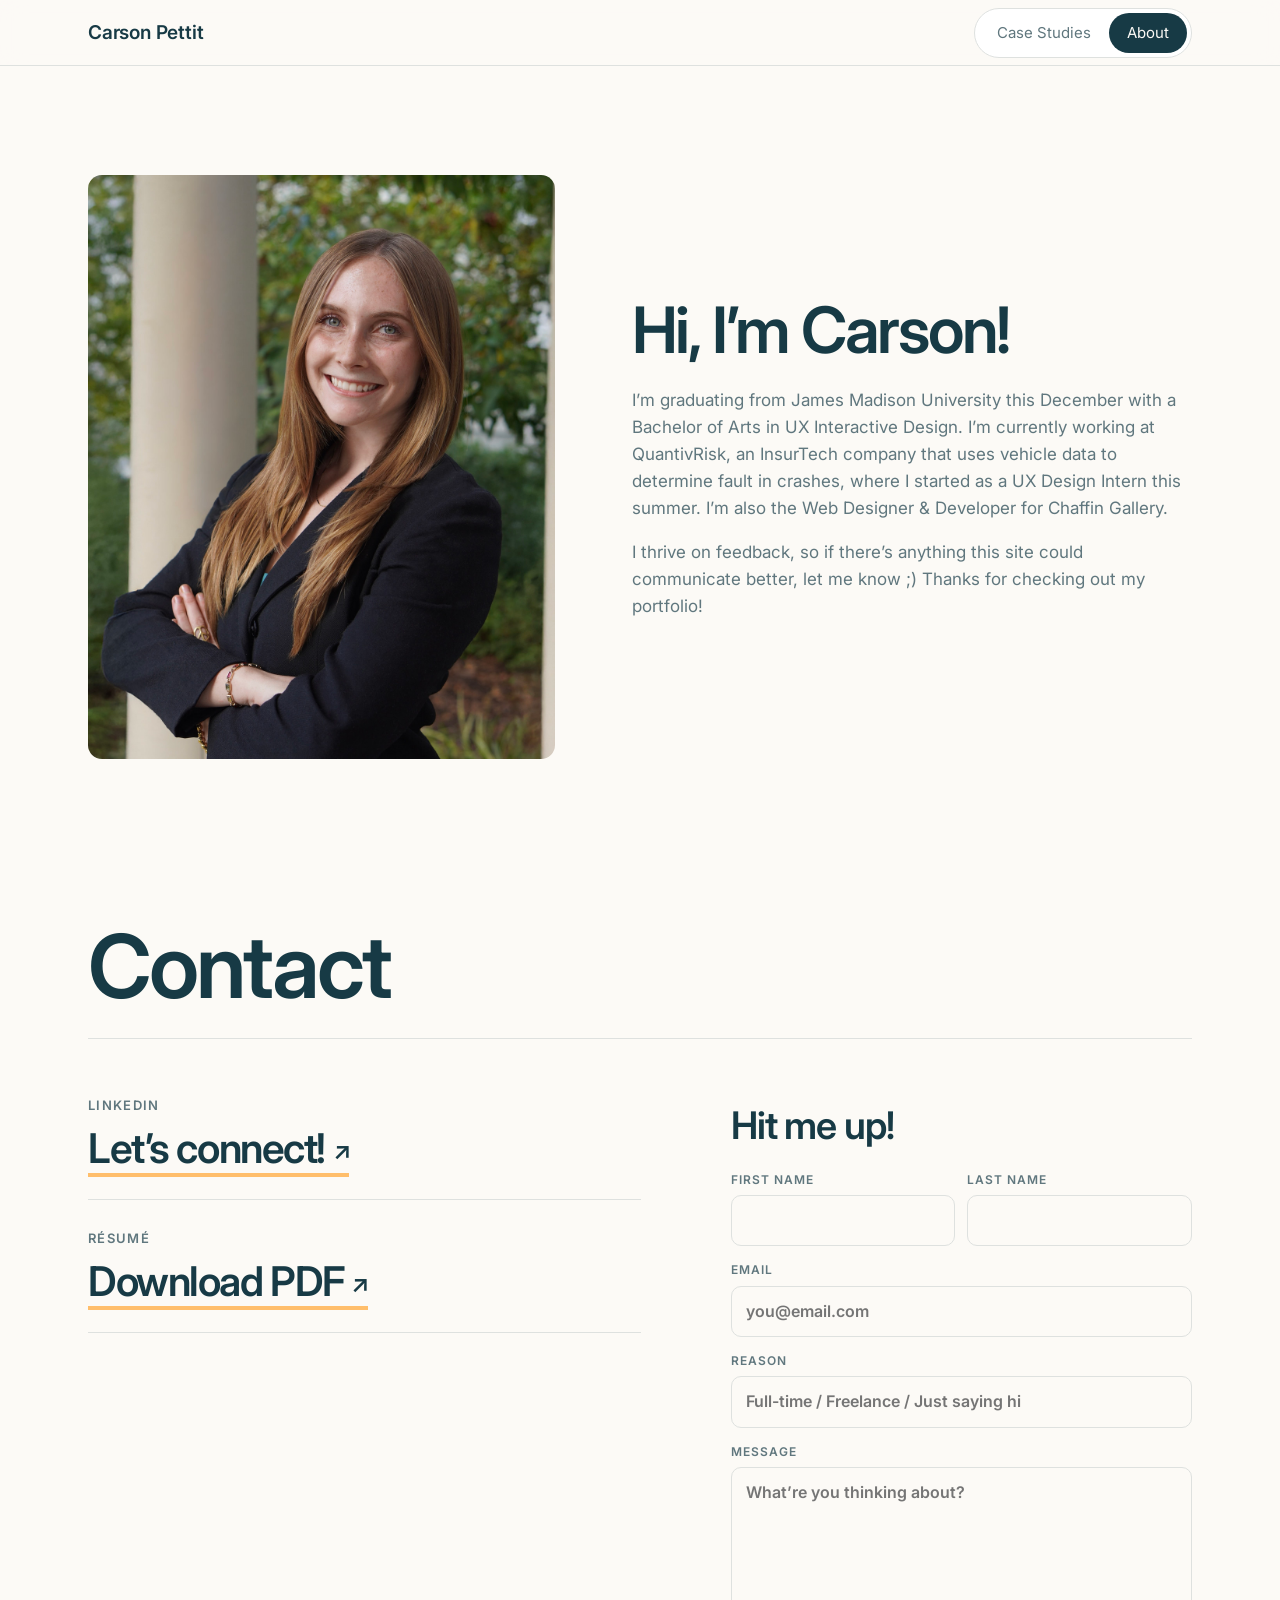
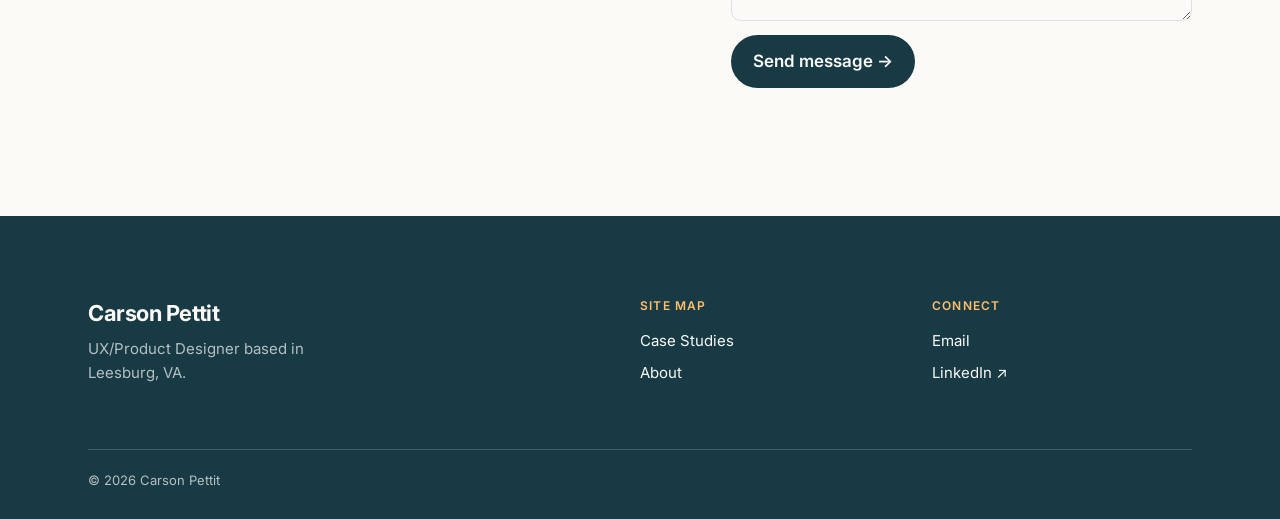
<file: contact.html>
<!DOCTYPE html>
<html lang="en"><head><meta charset="UTF-8"><title>Contact — Carson Pettit</title>
<meta http-equiv="refresh" content="0; url=about.html#contact">
</head><body><a href="about.html#contact">Contact is now on the About page →</a></body></html>
</file>
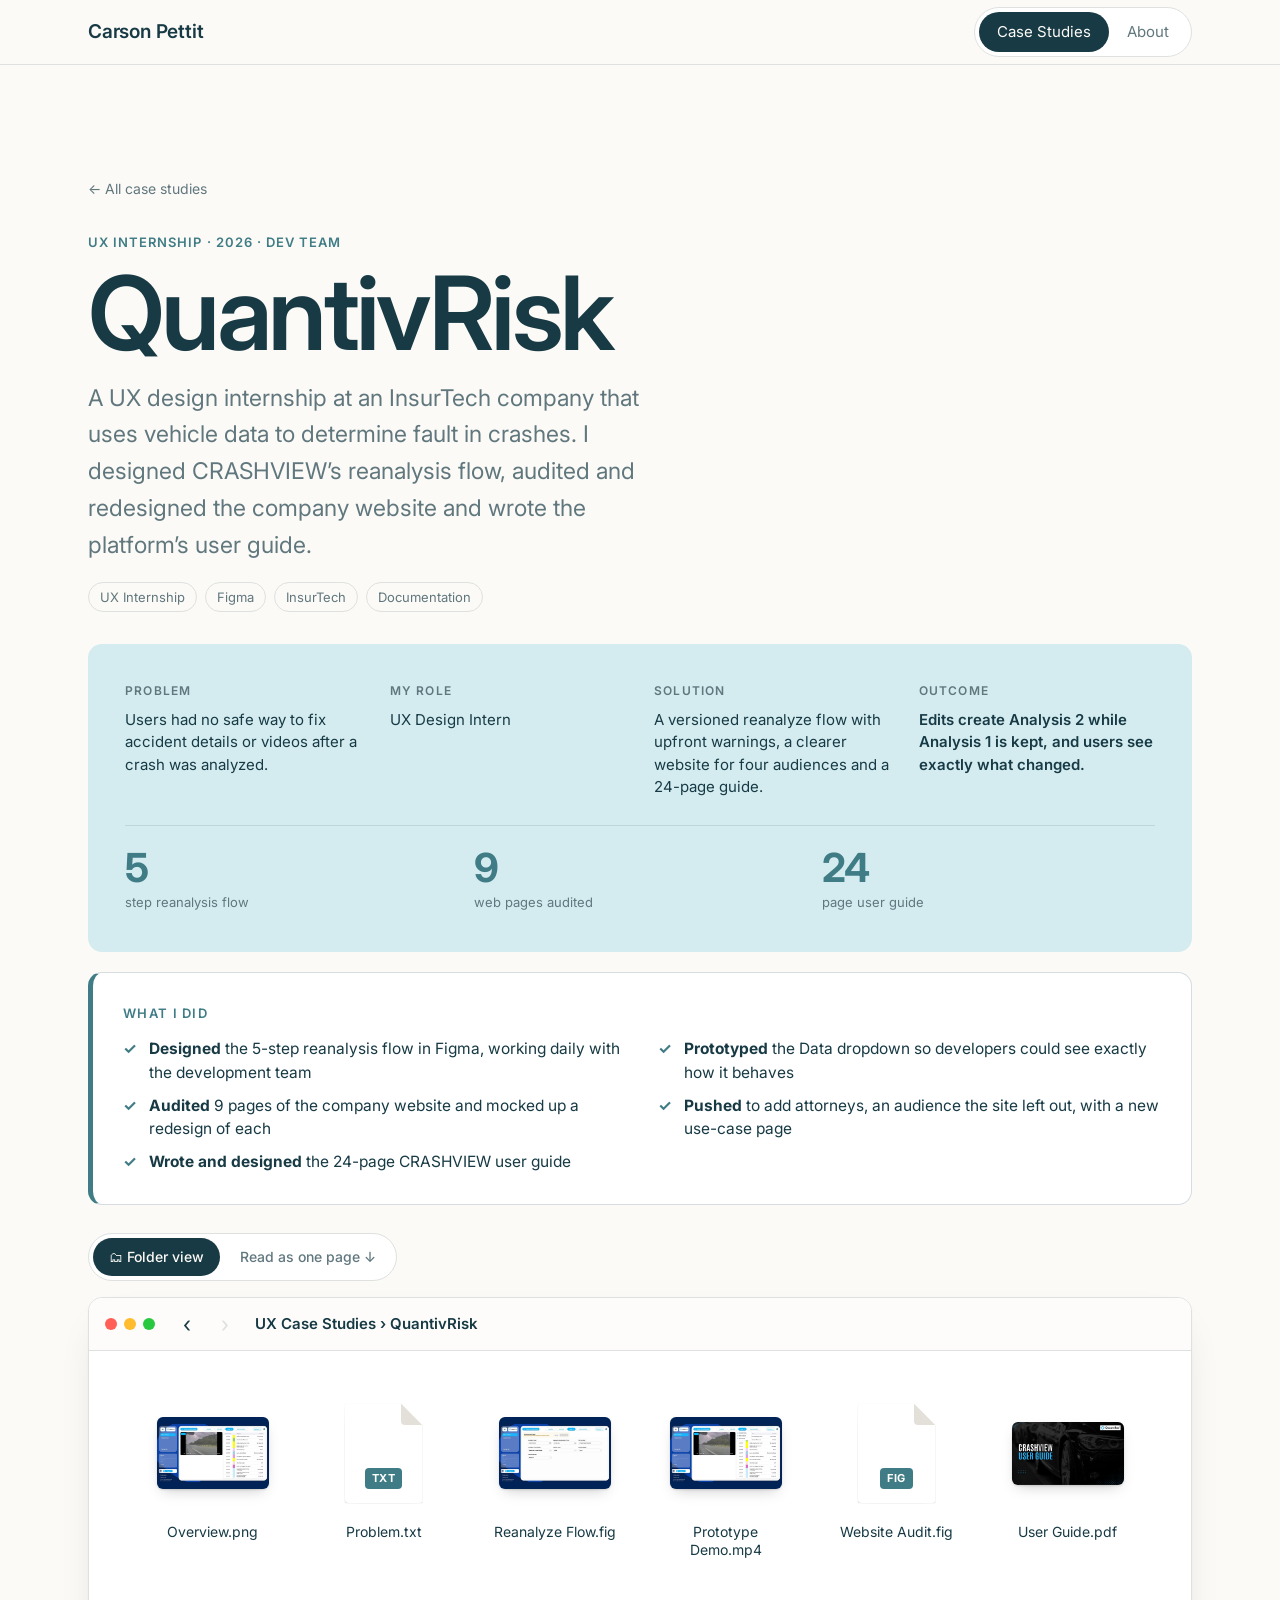
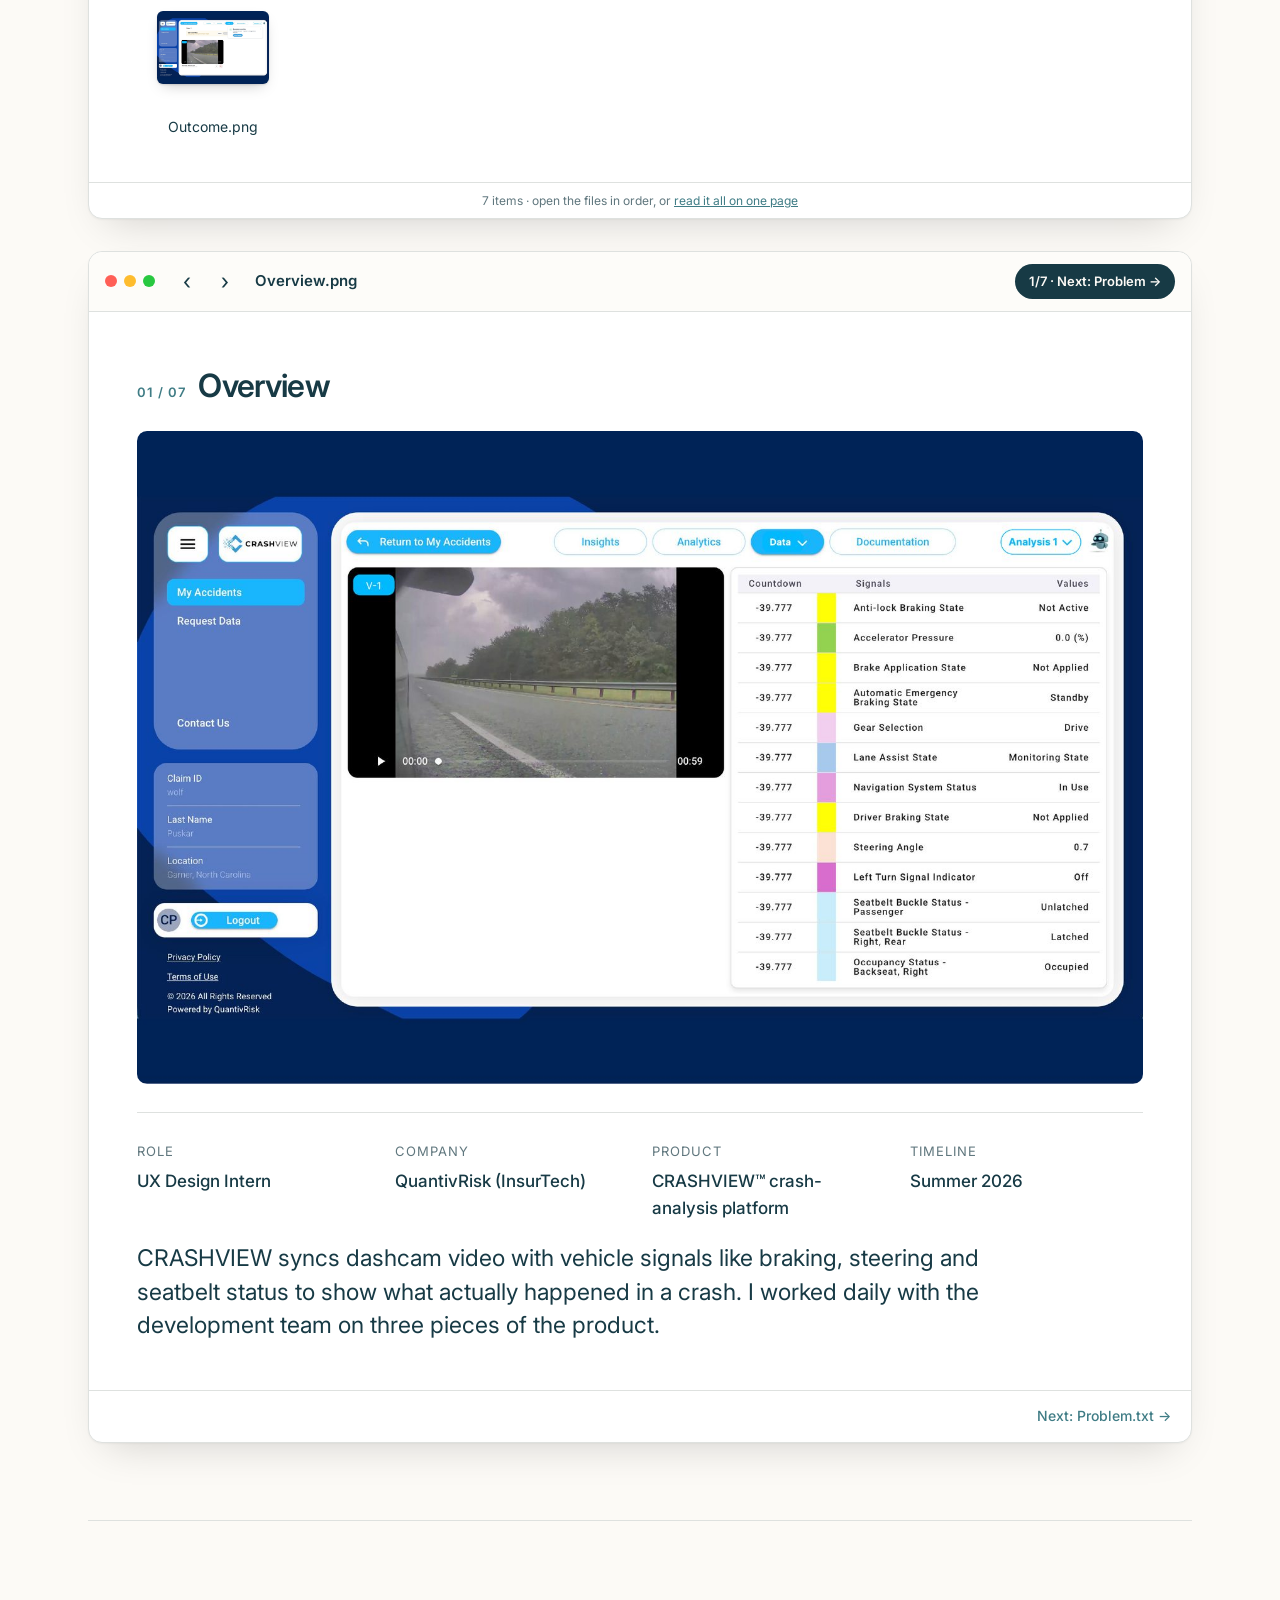
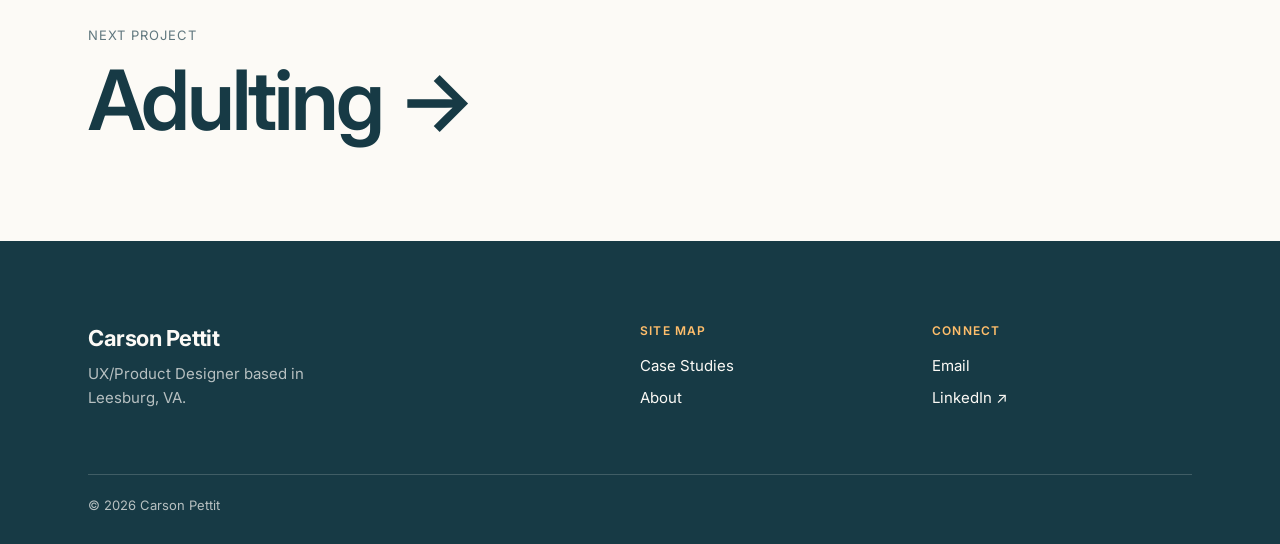
<file: quantivrisk.html>
<!DOCTYPE html>
<html lang="en">
<head>
  <meta charset="UTF-8">
  <meta name="viewport" content="width=device-width, initial-scale=1">
  <title>QuantivRisk — Carson Pettit</title>
  <meta name="description" content="QuantivRisk case study by Carson Pettit. A UX design internship at an InsurTech company that uses vehicle data to determine fault in crashes. I designed CRASHVIEW’s reanalysis flow, audited and redesigned the company website and wrote the platform’s user guide.">
  <link rel="preconnect" href="https://fonts.googleapis.com">
  <link rel="preconnect" href="https://fonts.gstatic.com" crossorigin>
  <link href="https://fonts.googleapis.com/css2?family=Inter:wght@400;500;600&display=swap" rel="stylesheet">
  <style>
/* Carson Pettit — Portfolio
   Edit the tokens below to restyle the whole site. */
:root {
  --bg: #f5f2ec;
  --surface: #ffffff;
  --ink: #16161a;
  --muted: #5e5c57;
  --line: #dcd7cc;
  --accent: #2f4bd8;
  --accent-ink: #ffffff;
  --radius: 14px;
  --max: 1200px;
  --gutter: clamp(16px, 4vw, 48px);
  --serif: "Instrument Serif", Georgia, serif;
  --sans: "Inter", system-ui, -apple-system, sans-serif;
}
@media (prefers-color-scheme: dark) {
  :root {
    --bg: #111113;
    --surface: #1b1b1f;
    --ink: #f1eee8;
    --muted: #a19e97;
    --line: #2d2d33;
    --accent: #8ea0ff;
    --accent-ink: #111113;
  }
}

* { box-sizing: border-box; margin: 0; padding: 0; }
html { scroll-behavior: smooth; }
body {
  background: var(--bg);
  color: var(--ink);
  font-family: var(--sans);
  font-size: 17px;
  line-height: 1.6;
  -webkit-font-smoothing: antialiased;
}
img { display: block; max-width: 100%; }
a { color: inherit; }
.wrap { max-width: var(--max); margin: 0 auto; padding: 0 var(--gutter); }

/* ---------- Nav ---------- */
.nav {
  position: sticky; top: 0; z-index: 10;
  background: color-mix(in srgb, var(--bg) 85%, transparent);
  backdrop-filter: blur(12px);
  border-bottom: 1px solid var(--line);
}
.nav .wrap { display: flex; align-items: center; justify-content: space-between; height: 64px; }
.logo { font-family: var(--serif); font-size: 24px; text-decoration: none; letter-spacing: -0.01em; }
.nav ul { display: flex; gap: 28px; list-style: none; }
.nav ul a { text-decoration: none; font-size: 15px; color: var(--muted); transition: color .2s; }
.nav ul a:hover, .nav ul a[aria-current] { color: var(--ink); }

/* ---------- Hero ---------- */
.hero { padding-top: clamp(56px, 9vw, 120px); padding-bottom: clamp(40px, 6vw, 72px); }
.eyebrow {
  display: inline-flex; align-items: center; gap: 10px;
  font-size: 13px; letter-spacing: .08em; text-transform: uppercase; color: var(--muted);
  margin-bottom: 28px;
}
.eyebrow::before { content: ""; width: 8px; height: 8px; border-radius: 50%; background: #3bb273; box-shadow: 0 0 0 4px color-mix(in srgb, #3bb273 25%, transparent); }
.hero h1 {
  font-family: var(--serif); font-weight: 400;
  font-size: clamp(44px, 7.4vw, 104px); line-height: 1.02; letter-spacing: -0.025em;
  max-width: 14ch;
}
.hero h1 em { color: var(--accent); }
.hero p.lede { margin-top: 28px; max-width: 46ch; font-size: clamp(18px, 1.6vw, 21px); color: var(--muted); }
.hero .ctas { margin-top: 36px; display: flex; gap: 12px; flex-wrap: wrap; }
.btn {
  display: inline-flex; align-items: center; gap: 8px;
  padding: 13px 22px; border-radius: 999px; font-size: 15px; font-weight: 500; text-decoration: none;
  border: 1px solid var(--ink); transition: transform .2s, background .2s, color .2s;
}
.btn.primary { background: var(--ink); color: var(--bg); }
.btn:hover { transform: translateY(-2px); }
.btn.ghost:hover { background: var(--ink); color: var(--bg); }

/* ---------- Section headers ---------- */
.section { padding: clamp(56px, 8vw, 110px) 0; border-top: 1px solid var(--line); }
.section-head { display: flex; justify-content: space-between; align-items: baseline; gap: 24px; margin-bottom: 40px; flex-wrap: wrap; }
.section-head h2 { font-family: var(--serif); font-weight: 400; font-size: clamp(34px, 4.4vw, 56px); letter-spacing: -0.02em; line-height: 1.05; }
.section-head span { color: var(--muted); font-size: 15px; }

/* ---------- Work cards ---------- */
.work { display: grid; gap: clamp(40px, 6vw, 72px); }
.card {
  display: grid; grid-template-columns: 1.35fr 1fr; gap: clamp(24px, 4vw, 56px); align-items: center;
  text-decoration: none;
}
.card:nth-child(even) { grid-template-columns: 1fr 1.35fr; }
.card:nth-child(even) .card-media { order: 2; }
.card-media {
  aspect-ratio: 4 / 3; border-radius: var(--radius); overflow: hidden;
  background: var(--surface); border: 1px solid var(--line);
}
.card-media img { width: 100%; height: 100%; object-fit: cover; transition: transform .6s cubic-bezier(.2,.7,.2,1); }
a.card:hover .card-media img { transform: scale(1.04); }
.card .num { font-size: 13px; color: var(--muted); letter-spacing: .08em; }
.card h3 { font-family: var(--serif); font-weight: 400; font-size: clamp(32px, 3.6vw, 48px); line-height: 1.05; margin: 8px 0 6px; letter-spacing: -0.02em; }
.card .role { font-size: 14px; color: var(--accent); font-weight: 500; margin-bottom: 16px; }
.card p { color: var(--muted); }
.card .more { display: inline-block; margin-top: 20px; font-weight: 500; font-size: 15px; border-bottom: 1px solid currentColor; padding-bottom: 2px; }
.card .more.soon { color: var(--muted); border-bottom-style: dashed; }
.tags { display: flex; flex-wrap: wrap; gap: 8px; margin-top: 18px; }
.tags li { list-style: none; font-size: 13px; padding: 4px 11px; border: 1px solid var(--line); border-radius: 999px; color: var(--muted); }

/* ---------- About ---------- */
.about { display: grid; grid-template-columns: 1fr 1.2fr; gap: clamp(32px, 6vw, 80px); align-items: center; }
.about-photo { border-radius: var(--radius); overflow: hidden; aspect-ratio: 4 / 5; background: var(--surface); }
.about-photo img { width: 100%; height: 100%; object-fit: cover; }
.about h2 { font-family: var(--serif); font-weight: 400; font-size: clamp(40px, 5vw, 64px); line-height: 1.02; letter-spacing: -0.02em; margin-bottom: 24px; }
.about p { color: var(--muted); margin-bottom: 16px; max-width: 52ch; }
.facts { display: grid; grid-template-columns: repeat(2, 1fr); gap: 20px 32px; margin-top: 32px; padding-top: 28px; border-top: 1px solid var(--line); }
.facts dt { font-size: 13px; color: var(--muted); text-transform: uppercase; letter-spacing: .08em; }
.facts dd { margin-top: 4px; font-weight: 500; }

/* ---------- Contact ---------- */
.contact { text-align: center; }
.contact h2 { font-family: var(--serif); font-weight: 400; font-size: clamp(44px, 7vw, 96px); line-height: 1; letter-spacing: -0.025em; }
.contact p { color: var(--muted); margin: 20px auto 32px; max-width: 44ch; }
.contact .ctas { justify-content: center; display: flex; gap: 12px; flex-wrap: wrap; }

footer { border-top: 1px solid var(--line); padding: 28px 0; font-size: 14px; color: var(--muted); }
footer .wrap { display: flex; justify-content: space-between; gap: 16px; flex-wrap: wrap; }

/* ---------- Case study pages ---------- */
.cs-hero { padding-top: clamp(48px, 9vw, 110px); padding-bottom: clamp(32px, 5vw, 56px); }
.back { font-size: 14px; color: var(--muted); text-decoration: none; display: inline-block; margin-bottom: 32px; }
.back:hover { color: var(--ink); }
.cs-hero h1 { font-family: var(--serif); font-weight: 400; font-size: clamp(52px, 9vw, 128px); line-height: .98; letter-spacing: -0.03em; }
.cs-hero .summary { font-size: clamp(19px, 1.8vw, 23px); max-width: 40ch; margin-top: 24px; color: var(--muted); }
.meta { display: grid; grid-template-columns: repeat(auto-fit, minmax(180px, 1fr)); gap: 24px; margin-top: 48px; padding-top: 28px; border-top: 1px solid var(--line); }
.meta dt { font-size: 13px; color: var(--muted); text-transform: uppercase; letter-spacing: .08em; }
.meta dd { margin-top: 6px; font-weight: 500; }
.meta dd a { color: var(--accent); }
.cover { border-radius: var(--radius); overflow: hidden; border: 1px solid var(--line); background: var(--surface); }
.cover img { width: 100%; }

.cs-section { display: grid; grid-template-columns: 1fr 2fr; gap: clamp(24px, 5vw, 72px); padding: clamp(48px, 7vw, 96px) 0; border-top: 1px solid var(--line); }
.cs-section h2 { font-family: var(--serif); font-weight: 400; font-size: clamp(30px, 3.4vw, 44px); line-height: 1.08; letter-spacing: -0.015em; position: sticky; top: 96px; align-self: start; }
.cs-section .label { display: block; font-family: var(--sans); font-size: 13px; letter-spacing: .08em; text-transform: uppercase; color: var(--accent); margin-bottom: 10px; }
.cs-body p { margin-bottom: 18px; max-width: 62ch; }
.cs-body p.big { font-size: clamp(20px, 2vw, 24px); line-height: 1.45; }
.checklist { list-style: none; display: grid; gap: 10px; margin: 8px 0 24px; }
.checklist li { padding: 14px 18px; background: var(--surface); border: 1px solid var(--line); border-radius: 10px; }
.insights { display: grid; gap: 16px; }
.insight { background: var(--surface); border: 1px solid var(--line); border-radius: var(--radius); padding: 28px; }
.insight .n { font-family: var(--serif); font-size: 44px; line-height: 1; color: var(--accent); }
.insight h3 { font-size: 20px; margin: 12px 0 10px; }
.insight p { color: var(--muted); margin-bottom: 10px; }
.insight p:last-child { margin-bottom: 0; }
.insight ul { margin: 6px 0 0 20px; color: var(--muted); }
.stat-row { display: grid; grid-template-columns: repeat(3, 1fr); gap: 16px; margin: 8px 0 28px; }
.stat { border-top: 2px solid var(--ink); padding-top: 12px; }
.stat b { font-family: var(--serif); font-weight: 400; font-size: 48px; line-height: 1; display: block; }
.stat span { font-size: 14px; color: var(--muted); }

.gallery { display: grid; grid-template-columns: repeat(2, 1fr); gap: 16px; margin-top: 8px; }
.gallery figure { border-radius: 10px; overflow: hidden; border: 1px solid var(--line); background: var(--surface); }
.gallery figure.wide { grid-column: 1 / -1; }
.gallery img { width: 100%; }
figcaption { font-size: 13px; color: var(--muted); padding: 10px 14px; border-top: 1px solid var(--line); }
.flows { display: grid; grid-template-columns: repeat(auto-fill, minmax(150px, 1fr)); gap: 10px; }
.flows li { list-style: none; padding: 16px; border: 1px solid var(--line); border-radius: 10px; font-size: 15px; background: var(--surface); }
.flows li b { display: block; font-family: var(--serif); font-weight: 400; font-size: 26px; color: var(--accent); line-height: 1; margin-bottom: 8px; }

.next { display: block; text-decoration: none; padding: clamp(48px, 8vw, 100px) 0; border-top: 1px solid var(--line); }
.next span { font-size: 13px; letter-spacing: .08em; text-transform: uppercase; color: var(--muted); }
.next strong { display: block; font-family: var(--serif); font-weight: 400; font-size: clamp(48px, 8vw, 110px); line-height: 1; letter-spacing: -0.03em; margin-top: 10px; transition: color .2s; }
.next:hover strong { color: var(--accent); }

/* ---------- Motion ---------- */
@media (prefers-reduced-motion: reduce) { html { scroll-behavior: auto; } }

/* ---------- Mobile ---------- */
@media (max-width: 800px) {
  .card, .card:nth-child(even) { grid-template-columns: 1fr; }
  .card:nth-child(even) .card-media { order: 0; }
  .about { grid-template-columns: 1fr; }
  .about-photo { max-width: 420px; }
  .cs-section { grid-template-columns: 1fr; }
  .cs-section h2 { position: static; }
  .gallery { grid-template-columns: 1fr; }
  .stat-row { grid-template-columns: 1fr 1fr 1fr; }
  .stat b { font-size: 36px; }
  .nav ul { gap: 18px; }
}

/* ---------- Type C hero ---------- */
.typec h1 { font-size: clamp(72px, 14vw, 200px); line-height: .9; max-width: none; letter-spacing: -0.04em; }
.typec h1 em { color: var(--accent); }
.typec .tagline { font-family: var(--serif); font-size: clamp(26px, 3vw, 40px); line-height: 1.15; margin-top: 18px; letter-spacing: -0.01em; }
.equation { display: grid; grid-template-columns: 1fr auto 1fr auto 1fr; gap: 16px; align-items: stretch; margin-top: 48px; }
.equation .op { align-self: center; font-family: var(--serif); font-size: 44px; color: var(--muted); line-height: 1; }
.type { background: var(--surface); border: 1px solid var(--line); border-radius: var(--radius); padding: 24px; }
.type .letter { font-family: var(--serif); font-size: 56px; line-height: 1; }
.type .kind { font-size: 13px; letter-spacing: .08em; text-transform: uppercase; color: var(--muted); margin: 6px 0 14px; }
.type ul { list-style: none; display: grid; gap: 6px; }
.type li::before { content: "— "; color: var(--muted); }
.type.c { background: var(--ink); color: var(--bg); border-color: var(--ink); }
.type.c .kind { color: color-mix(in srgb, var(--bg) 65%, transparent); }
.type.c .letter { color: var(--accent); }
.type.c li::before { color: color-mix(in srgb, var(--bg) 50%, transparent); }
.typec .lede { margin-top: 40px; }
@media (max-width: 800px) {
  .equation { grid-template-columns: 1fr; gap: 10px; }
  .equation .op { justify-self: center; font-size: 32px; }
}
/* About page */
.about-page { padding-top: clamp(48px, 9vw, 110px); }

/* Phone-screen images: show whole screen instead of cropping */
.card-media.fit { background: color-mix(in srgb, var(--accent) 10%, var(--surface)); display: grid; place-items: center; padding: 24px; }
.card-media.fit img { width: auto; height: 100%; object-fit: contain; border-radius: 10px; }
.gallery.phones { grid-template-columns: repeat(3, 1fr); }
@media (max-width: 800px) { .gallery.phones { grid-template-columns: repeat(2, 1fr); } }

.work-section { padding-bottom: clamp(56px, 8vw, 110px); }
.hero h1 { max-width: none; }

/* Nav contact button */
.nav ul { align-items: center; }
.nav ul a.nav-cta { background: var(--accent); color: var(--accent-ink); padding: 9px 18px; border-radius: 999px; font-weight: 500; }
.nav ul a.nav-cta:hover, .nav ul a.nav-cta[aria-current] { color: var(--accent-ink); filter: brightness(1.1); }

/* Contact page */
.contact-page { padding-top: clamp(48px, 8vw, 100px); padding-bottom: clamp(64px, 10vw, 140px); }
.contact-page h1 { font-family: var(--serif); font-weight: 400; font-size: clamp(52px, 8vw, 104px); line-height: 1; letter-spacing: -0.03em; padding-bottom: 28px; border-bottom: 1px solid var(--line); }
.contact-grid { display: grid; grid-template-columns: 1.2fr 1fr; gap: clamp(32px, 7vw, 110px); margin-top: clamp(36px, 5vw, 56px); }
.clink { padding: 28px 0; border-bottom: 1px solid var(--line); }
.clink:first-child { padding-top: 0; }
.clink span, .contact-note span { display: block; font-size: 13px; letter-spacing: .1em; text-transform: uppercase; color: var(--muted); font-weight: 600; margin-bottom: 10px; }
.clink a { font-family: var(--serif); font-size: clamp(34px, 4vw, 52px); line-height: 1.1; letter-spacing: -0.02em; text-decoration: none; background: linear-gradient(var(--accent), var(--accent)) left bottom / 100% 3px no-repeat; padding-bottom: 4px; transition: color .2s, background-size .3s; }
.clink a i { font-style: normal; font-family: var(--sans); font-size: .6em; vertical-align: .15em; }
.clink a:hover { color: var(--accent); }
.contact-note { align-self: start; background: var(--surface); border: 1px solid var(--line); border-radius: var(--radius); padding: clamp(24px, 3vw, 36px); }
.contact-note p { font-size: 19px; line-height: 1.5; margin-bottom: 16px; }
.contact-note p.small { font-size: 15px; color: var(--muted); margin-bottom: 24px; }
@media (max-width: 800px) {
  .contact-grid { grid-template-columns: 1fr; }
  .nav ul { gap: 14px; }
  .nav ul a { font-size: 14px; }
  .nav ul a.nav-cta { padding: 7px 14px; }
  .logo { font-size: 20px; }
}

/* Two-page toggle nav */
.nav ul.toggle { gap: 0; padding: 4px; border: 1px solid var(--line); border-radius: 999px; background: var(--surface); }
.nav ul.toggle a { display: block; padding: 8px 18px; border-radius: 999px; color: var(--muted); transition: background .2s, color .2s; }
.nav ul.toggle a:hover { color: var(--ink); }
.nav ul.toggle a[aria-current] { background: var(--ink); color: var(--bg); }
@media (max-width: 800px) { .nav ul.toggle a { padding: 7px 12px; font-size: 13px; } .logo { font-size: 19px; } }

/* Adulting phone cover */
.phone-cover { background: color-mix(in srgb, var(--accent) 10%, var(--surface)); display: grid; place-items: center; padding: clamp(24px, 5vw, 64px) 16px 0; }
.phone-cover img { width: min(560px, 100%); }
.card-media.fit img { border-radius: 0; }

/* Contact on About page */
.contact-section { padding-top: clamp(64px, 9vw, 120px); padding-bottom: clamp(64px, 10vw, 140px); margin-top: clamp(24px, 4vw, 48px); }
.contact-section h1 { font-family: var(--serif); font-weight: 400; font-size: clamp(48px, 7vw, 88px); line-height: 1; letter-spacing: -0.03em; padding-bottom: 28px; border-bottom: 1px solid var(--line); }

/* Zoomed-out phone image: whole image visible, hands resting on bottom edge */
.card-media.fit { display: flex; justify-content: center; align-items: flex-end; padding: 20px 20px 0; }
.card-media.fit img { width: auto; height: auto; max-width: 78%; max-height: 100%; object-fit: contain; transform: none !important; }
.phone-cover { display: flex; justify-content: center; align-items: flex-end; padding-top: clamp(32px, 5vw, 64px); }
.phone-cover img { width: min(440px, 80%); }

/* ================= Finder / folder style ================= */
.finder { background: var(--surface); border: 1px solid var(--line); border-radius: 14px; box-shadow: 0 1px 2px rgba(0,0,0,.04), 0 18px 40px -18px rgba(0,0,0,.18); overflow: hidden; }
.finder-bar { display: flex; align-items: center; gap: 10px; padding: 12px 16px; border-bottom: 1px solid var(--line); background: color-mix(in srgb, var(--bg) 55%, var(--surface)); }
.lights { display: inline-flex; gap: 7px; margin-right: 8px; }
.lights i { width: 12px; height: 12px; border-radius: 50%; background: #ff5f57; }
.lights i:nth-child(2) { background: #febc2e; } .lights i:nth-child(3) { background: #28c840; }
.fbtn { width: 28px; height: 28px; display: inline-grid; place-items: center; border-radius: 8px; font-size: 22px; line-height: 1; text-decoration: none; color: var(--ink); }
a.fbtn:hover { background: var(--line); }
.fbtn.off { color: var(--line); }
.finder-title { font-weight: 600; font-size: 15px; margin-left: 6px; white-space: nowrap; overflow: hidden; text-overflow: ellipsis; }
.finder-status { border-top: 1px solid var(--line); padding: 8px 16px; font-size: 12px; color: var(--muted); text-align: center; }

/* Folders on the homepage */
.home-finder { margin-bottom: clamp(56px, 8vw, 110px); }
.folder-grid { display: grid; grid-template-columns: repeat(auto-fill, minmax(200px, 1fr)); gap: 40px 24px; padding: clamp(28px, 5vw, 56px); }
.folder-item { display: flex; flex-direction: column; align-items: center; text-align: center; text-decoration: none; padding: 14px 10px; border-radius: 12px; transition: background .2s; }
.folder-item:hover { background: color-mix(in srgb, var(--accent) 8%, transparent); }
.folder { position: relative; width: 170px; aspect-ratio: 120 / 96; display: block; transition: transform .25s ease; }
.folder-item:hover .folder { transform: translateY(-4px); }
.folder svg { position: absolute; inset: 0; width: 100%; height: 100%; }
.f-back path { fill: #5ea8ea; }
.f-front rect { fill: #86c0f3; }
.f-peek { position: absolute; left: 14%; right: 14%; top: 14%; height: 52%; width: 72%; object-fit: cover; object-position: top; border-radius: 4px; background: #fff; box-shadow: 0 2px 6px rgba(0,0,0,.2); transition: transform .3s ease; }
.folder-item:hover .f-peek { transform: translateY(-12%) rotate(-2deg); }
.folder-item .name { margin-top: 14px; font-weight: 600; font-size: 17px; }
.folder-item .sub { font-size: 13px; color: var(--muted); margin-top: 2px; }

/* Files inside a project */
.case .cs-hero { padding-bottom: 32px; }
.case .cs-hero .meta { margin-top: 32px; }
.finder-grid { display: grid; grid-template-columns: repeat(auto-fill, minmax(140px, 1fr)); gap: 28px 12px; padding: clamp(24px, 4vw, 44px); }
.file { display: flex; flex-direction: column; align-items: center; text-align: center; text-decoration: none; }
.file .thumb { height: 116px; width: 100%; display: flex; align-items: center; justify-content: center; }
.file .thumb img { max-width: 112px; max-height: 108px; border-radius: 6px; background: #fff; box-shadow: 0 1px 2px rgba(0,0,0,.12), 0 6px 14px -6px rgba(0,0,0,.25); transition: transform .2s; }
.file:hover .thumb img, .file:hover .doc { transform: translateY(-3px); }
.doc { position: relative; width: 78px; height: 100px; background: #fff; border-radius: 4px; box-shadow: 0 1px 2px rgba(0,0,0,.12), 0 6px 14px -6px rgba(0,0,0,.25); transition: transform .2s; display: flex; align-items: flex-end; justify-content: center; padding-bottom: 14px; clip-path: polygon(0 0, 72% 0, 100% 22%, 100% 100%, 0 100%); }
.doc::after { content: ""; position: absolute; top: 0; right: 0; width: 28%; height: 22%; background: #e3e0da; border-bottom-left-radius: 4px; }
.doc b { font-size: 11px; letter-spacing: .06em; color: #fff; background: var(--accent); padding: 2px 7px; border-radius: 4px; }
.file .name { margin-top: 10px; font-size: 14px; line-height: 1.3; padding: 2px 8px; border-radius: 5px; max-width: 150px; overflow-wrap: anywhere; }
.file:hover .name { color: var(--accent); }

/* Opened file view: only the clicked file shows; Overview by default */
.views { margin-top: 32px; }
.file-view { display: none; scroll-margin-top: 84px; }
.file-view:target { display: block; }
.views:not(:has(.file-view:target)) .file-view.default { display: block; }
@supports not selector(:has(a)) { .file-view { display: block; margin-bottom: 32px; } }
.file-body { padding: clamp(20px, 4vw, 48px); }
.file-body > * + * { margin-top: 20px; }
.file-body p { max-width: 64ch; }
.file-body p.big { font-size: clamp(19px, 2vw, 23px); line-height: 1.45; }
.file-body .cover { border: 0; border-radius: 10px; }
.case .next { margin-top: clamp(40px, 6vw, 80px); }
@media (max-width: 600px) {
  .folder-grid { grid-template-columns: 1fr 1fr; gap: 20px 8px; padding: 20px 12px; }
  .folder { width: 130px; }
  .finder-grid { grid-template-columns: repeat(2, 1fr); padding: 20px 12px; }
  .lights { display: none; }
}

/* ================= One font: Inter, like the Finder folders ================= */
:root { --serif: var(--sans); }
h1, h2, h3, .logo, .next strong, .stat b, .insight .n, .flows li b, .clink a, .type .letter,
.cs-hero h1, .hero h1, .section-head h2, .about h2, .contact h2, .contact-section h1, .card h3 {
  font-weight: 600 !important; letter-spacing: -0.035em;
}
.logo { font-size: 19px; letter-spacing: -0.01em; }
.hero h1 { font-size: clamp(44px, 7vw, 92px); }
.cs-hero h1 { font-size: clamp(48px, 8vw, 104px); }
.next strong { font-size: clamp(40px, 6.5vw, 88px); }
.contact h2 { font-size: clamp(38px, 5.5vw, 72px); }
.clink a { font-size: clamp(28px, 3.2vw, 42px); }
.stat b { font-size: 40px; }
.insight .n { font-size: 34px; }

/* ================= Footer ================= */
.site-footer { border-top: 1px solid var(--line); padding: clamp(48px, 7vw, 80px) 0 28px; font-size: 15px; color: var(--ink); }
.site-footer .wrap { display: block; }
.foot-grid { display: grid; grid-template-columns: 2fr 1fr 1fr; gap: 32px; }
.foot-brand strong { font-size: 22px; letter-spacing: -0.02em; }
.foot-brand p { color: var(--muted); margin-top: 6px; max-width: 30ch; }
.foot-col h4 { font-size: 12px; letter-spacing: .1em; text-transform: uppercase; color: var(--muted); font-weight: 600; margin-bottom: 14px; }
.foot-col ul { list-style: none; display: grid; gap: 8px; }
.foot-col a { text-decoration: none; }
.foot-col a:hover { color: var(--accent); }
.foot-bottom { margin-top: clamp(40px, 6vw, 64px); padding-top: 20px; border-top: 1px solid var(--line); color: var(--muted); font-size: 13px; }
@media (max-width: 700px) { .foot-grid { grid-template-columns: 1fr 1fr; } .foot-brand { grid-column: 1 / -1; } }

/* To-add notes (placeholders for missing content) */
.todo { display: flex; gap: 12px; align-items: baseline; padding: 14px 18px; border: 1.5px dashed color-mix(in srgb, var(--accent) 45%, var(--line)); border-radius: 10px; background: color-mix(in srgb, var(--accent) 5%, transparent); font-size: 15px; color: var(--muted); max-width: 64ch; }
.todo b { color: var(--accent); white-space: nowrap; font-size: 13px; letter-spacing: .02em; }
.file-body .meta { margin-top: 28px; }
.sub-h { font-size: 20px; margin-top: 32px !important; }
.case .cs-hero .summary { margin-top: 16px; }

/* ================= Hiring-manager formatting ================= */
.cs-kicker { font-size: 13px; letter-spacing: .08em; text-transform: uppercase; color: var(--accent); font-weight: 600; margin-bottom: 10px; }
.case .cs-hero h1 { margin-bottom: 4px; }
.case .cs-hero .tags { margin-top: 18px; }

.glance { background: var(--surface); border: 1px solid var(--line); border-radius: 14px; padding: clamp(22px, 3.5vw, 36px); margin-bottom: 28px; }
.glance-grid { display: grid; grid-template-columns: repeat(4, 1fr); gap: 24px 28px; }
.glance h4 { font-size: 12px; letter-spacing: .1em; text-transform: uppercase; color: var(--muted); font-weight: 600; margin-bottom: 8px; }
.glance p { font-size: 15px; line-height: 1.5; }
.g-out p { font-weight: 600; }
.glance-stats { display: grid; grid-template-columns: repeat(3, 1fr); gap: 16px; margin-top: 26px; padding-top: 22px; border-top: 1px solid var(--line); }
.g-stat b { display: block; font-size: clamp(28px, 3.4vw, 40px); line-height: 1; letter-spacing: -0.03em; color: var(--accent); }
.g-stat span { font-size: 13px; color: var(--muted); }
@media (max-width: 900px) { .glance-grid { grid-template-columns: 1fr 1fr; } }
@media (max-width: 560px) { .glance-grid { grid-template-columns: 1fr; } }

.mode-switch { display: inline-flex; gap: 4px; padding: 4px; border: 1px solid var(--line); border-radius: 999px; background: var(--surface); margin-bottom: 16px; }
.mode-switch a { padding: 8px 16px; border-radius: 999px; font-size: 14px; font-weight: 500; text-decoration: none; color: var(--muted); }
.mode-switch a:hover { color: var(--ink); }
.case:not(:has(#all:target)) .m-folder, .case:has(#all:target) .m-all { background: var(--ink); color: var(--bg); }
.finder-status a { color: var(--accent); }

/* One-page mode: every file, in order */
.anchor { display: block; position: relative; top: -90px; }
.case:has(#all:target) .file-view { display: block; margin-bottom: 28px; }
.case:has(#all:target) .file-nav { display: none; }

.step { display: flex; align-items: baseline; gap: 12px; font-size: clamp(24px, 2.6vw, 32px); font-weight: 600; letter-spacing: -0.02em; }
.step span { font-size: 13px; font-weight: 600; letter-spacing: .08em; color: var(--accent); }
.file-nav { display: flex; justify-content: space-between; gap: 16px; padding: 14px 20px; border-top: 1px solid var(--line); font-size: 14px; }
.file-nav a { text-decoration: none; color: var(--muted); }
.file-nav a:last-child { color: var(--accent); font-weight: 500; text-align: right; }
.file-nav a:hover { color: var(--ink); }

.folder-item .blurb { font-size: 13px; color: var(--ink); margin-top: 8px; max-width: 26ch; line-height: 1.4; }

/* ================= Palette hooks (change these to re-theme) ================= */
:root {
  --folder: #86c0f3; --folder-back: #5ea8ea;
  --pale: color-mix(in srgb, var(--accent) 10%, var(--surface));
  --select: var(--accent); --select-ink: var(--accent-ink);
}
.f-back path { fill: var(--folder-back); }
.f-front rect { fill: var(--folder); }
.phone-cover, .card-media.fit { background: var(--pale); }
.glance { background: var(--pale); border-color: transparent; }
.glance-stats { border-top-color: color-mix(in srgb, var(--ink) 12%, transparent); }
.doc b { background: var(--accent); }
.case [data-f] .name { transition: background .2s; }

/* ================= Brand palette: Apricot Evergreen ================= */
/* Apricot #FFBE6B · Evergreen #1F3B35 · Seafoam #D3EAE4 · Oat #FBF7EF · Moss #537564 */
:root, :root:not([data-theme]) {
  --bg: #FBF7EF;
  --surface: #FFFFFF;
  --ink: #1F3B35;
  --muted: color-mix(in srgb, #1F3B35 68%, #FBF7EF);
  --line: color-mix(in srgb, #1F3B35 13%, #FBF7EF);
  --accent: #537564;
  --accent-ink: #FFFFFF;
  --folder: #FFBE6B;
  --folder-back: color-mix(in srgb, #FFBE6B 55%, #EE8A2A);
  --pale: #D3EAE4;
  --select: #FFBE6B;
  --select-ink: #1F3B35;
}
@media (prefers-color-scheme: dark) {
  :root, :root:not([data-theme]) {
    --bg: #FBF7EF; --surface: #FFFFFF; --ink: #1F3B35;
    --muted: color-mix(in srgb, #1F3B35 68%, #FBF7EF);
    --line: color-mix(in srgb, #1F3B35 13%, #FBF7EF);
    --accent: #537564; --accent-ink: #FFFFFF;
  }
}
.folder-item:hover { background: color-mix(in srgb, #FFBE6B 16%, transparent); }
.clink a { background-image: linear-gradient(#FFBE6B, #FFBE6B); background-size: 100% 4px; }
.todo { border-color: color-mix(in srgb, #537564 45%, var(--line)); background: color-mix(in srgb, #D3EAE4 40%, transparent); }

/* ================= Brand palette: Cantaloupe Teal (with Apricot orange) ================= */
/* Apricot #FFBE6B · Ink Teal #173A45 · Ice #D4ECF0 · Porcelain #FCFAF6 · Teal #3F7C85 */
:root, :root:not([data-theme]) {
  --bg: #FCFAF6; --surface: #FFFFFF; --ink: #173A45;
  --muted: color-mix(in srgb, #173A45 68%, #FCFAF6);
  --line: color-mix(in srgb, #173A45 13%, #FCFAF6);
  --accent: #3F7C85; --accent-ink: #FFFFFF;
  --folder: #FFBE6B; --folder-back: color-mix(in srgb, #FFBE6B 55%, #EE8A2A);
  --pale: #D4ECF0; --select: #FFBE6B; --select-ink: #173A45;
}
@media (prefers-color-scheme: dark) {
  :root, :root:not([data-theme]) {
    --bg: #FCFAF6; --surface: #FFFFFF; --ink: #173A45;
    --muted: color-mix(in srgb, #173A45 68%, #FCFAF6);
    --line: color-mix(in srgb, #173A45 13%, #FCFAF6);
    --accent: #3F7C85; --accent-ink: #FFFFFF;
  }
}
.todo { border-color: color-mix(in srgb, #3F7C85 45%, var(--line)); background: color-mix(in srgb, #D4ECF0 40%, transparent); }

/* Homepage: the Finder window title is the page title */
.sr-only { position: absolute; width: 1px; height: 1px; overflow: hidden; clip: rect(0 0 0 0); white-space: nowrap; }
.home-main { padding-top: clamp(40px, 7vw, 88px); }
.home-finder .finder-bar { padding: 18px 22px; gap: 14px; }
.home-finder .finder-title { font-size: clamp(26px, 3.4vw, 40px); font-weight: 600; letter-spacing: -0.03em; margin-left: 10px; }
.home-finder .lights i { width: 14px; height: 14px; }
.home-finder .fbtn { font-size: 28px; }

/* Hide "to add" notes until they're filled in */
.todo { display: none !important; }

/* Files pop out of folders on hover */
.f-sheet { position: absolute; top: 16%; height: 52%; width: 60%; left: 20%; border-radius: 4px; background: #fff; box-shadow: 0 2px 6px rgba(0,0,0,.18); transition: transform .35s cubic-bezier(.2,.8,.2,1.2); }
.f-sheet.s1 { background: #FFF6E8; }
.f-sheet.s2 { background: #EAF4F6; }
.f-peek { transition: transform .35s cubic-bezier(.2,.8,.2,1.2) !important; }
.folder-item:hover .f-sheet.s1 { transform: translate(-34%, -34%) rotate(-14deg); }
.folder-item:hover .f-sheet.s2 { transform: translate(34%, -30%) rotate(13deg); }
.folder-item:hover .f-peek { transform: translateY(-40%) rotate(-1deg) scale(1.05) !important; }
.folder-item:hover .folder { transform: translateY(-2px); }

/* Side files: original light blue */
.f-sheet.s1, .f-sheet.s2 { background: #EAF4F6; }

/* ================= Evenly spaced folders ================= */
.folder-grid { grid-template-columns: repeat(3, 1fr) !important; justify-items: center; }
@media (max-width: 700px) { .folder-grid { grid-template-columns: 1fr !important; } }

/* ================= Project overviews (homepage) ================= */
.overviews { padding: clamp(56px, 8vw, 110px) 0; }
.ov-head { margin-bottom: clamp(32px, 5vw, 56px); }
.ov-head h2 { font-size: clamp(34px, 4.4vw, 56px); letter-spacing: -0.035em; }
.ov-head p { color: var(--muted); margin-top: 8px; }
.ov { display: grid; grid-template-columns: 1.1fr 1fr; gap: clamp(28px, 5vw, 64px); align-items: center; padding: clamp(32px, 5vw, 56px) 0; border-top: 1px solid var(--line); }
.ov.flip .ov-media { order: 2; }
.ov-media { display: block; aspect-ratio: 4 / 3; border-radius: 14px; overflow: hidden; background: var(--surface); border: 1px solid var(--line); }
.ov-media img { width: 100%; height: 100%; object-fit: cover; object-position: top; transition: transform .6s cubic-bezier(.2,.7,.2,1); }
.ov-media:hover img { transform: scale(1.03); }
.ov-media.fit { background: var(--pale); display: flex; align-items: flex-end; justify-content: center; padding: 24px 24px 0; }
.ov-media.fit img { width: auto; height: auto; max-width: 78%; max-height: 100%; object-fit: contain; }
.ov-body h3 { font-size: clamp(30px, 3.4vw, 44px); letter-spacing: -0.03em; margin: 4px 0 10px; }
.ov-body h3 a { text-decoration: none; }
.ov-sum { font-size: 18px; color: var(--muted); }
.ov-psr { display: grid; gap: 12px; margin: 20px 0; padding: 18px 20px; background: var(--pale); border-radius: 12px; }
.ov-psr dt { font-size: 12px; letter-spacing: .1em; text-transform: uppercase; color: var(--muted); font-weight: 600; }
.ov-psr dd { font-size: 15px; margin-top: 2px; }
.ov-stats { display: grid; grid-template-columns: repeat(3, 1fr); gap: 12px; margin-bottom: 16px; }
.ov .tags { margin: 0 0 22px; }
@media (max-width: 800px) { .ov { grid-template-columns: 1fr; } .ov.flip .ov-media { order: 0; } }

/* ================= Footer color ================= */
.site-footer { background: #173A45; color: #FCFAF6; border-top: 0; }
.site-footer .foot-brand p, .site-footer .foot-bottom { color: color-mix(in srgb, #FCFAF6 70%, #173A45); }
.site-footer .foot-col h4 { color: #FFBE6B; }
.site-footer a { color: #FCFAF6; }
.site-footer a:hover { color: #FFBE6B !important; }
.site-footer .foot-bottom { border-top-color: color-mix(in srgb, #FCFAF6 18%, #173A45); }

/* ================= Contact form ================= */
.contact-form { align-self: start; background: var(--surface); border: 1px solid var(--line); border-radius: 14px; padding: clamp(22px, 3vw, 34px); display: grid; gap: 14px; }
.contact-form h2 { font-size: clamp(28px, 3vw, 38px); letter-spacing: -0.03em; }
.contact-form .small { color: var(--muted); font-size: 15px; margin-top: -6px; }
.contact-form .row2 { display: grid; grid-template-columns: 1fr 1fr; gap: 12px; }
.contact-form label { display: grid; gap: 6px; font-size: 12px; font-weight: 600; letter-spacing: .08em; text-transform: uppercase; color: var(--muted); }
.contact-form input, .contact-form select, .contact-form textarea { font: inherit; font-size: 16px; letter-spacing: 0; text-transform: none; color: var(--ink); background: var(--bg); border: 1px solid var(--line); border-radius: 10px; padding: 12px 14px; width: 100%; }
.contact-form textarea { resize: vertical; }
.contact-form input:focus, .contact-form select:focus, .contact-form textarea:focus { outline: 2px solid var(--folder); outline-offset: 1px; border-color: transparent; }
.contact-form button { justify-self: start; border: 0; cursor: pointer; font: inherit; font-weight: 600; }
@media (max-width: 560px) { .contact-form .row2 { grid-template-columns: 1fr; } }
.contact-form { border: 0; background: transparent; padding: 0; }

/* QuantivRisk flow + video */
.flow-steps { display: grid; grid-template-columns: 1fr 1fr; gap: 16px; }
.flow-steps figure { border: 1px solid var(--line); border-radius: 10px; overflow: hidden; background: var(--surface); }
.flow-steps figure.wide { grid-column: 1 / -1; }
.flow-steps figcaption { font-size: 14px; color: var(--muted); padding: 10px 14px; border-top: 1px solid var(--line); }
.flow-steps figcaption b { display: block; color: var(--ink); font-size: 15px; margin-bottom: 2px; }
.flow-steps img { width: 100%; display: block; }
video.demo { width: 100%; border-radius: 10px; border: 1px solid var(--line); background: #000; display: block; }
@media (max-width: 700px) { .flow-steps { grid-template-columns: 1fr; } }

/* Overview images on the Ice blue; summary box in warm apricot */
.ov-media { background: var(--pale); border-color: transparent; }
.ov-media.shot img { mix-blend-mode: multiply; }
.ov-media.laptop { display: flex; align-items: center; justify-content: center; padding: 28px; }
.ov-media.laptop img { width: 100%; height: auto; object-fit: contain; }
.ov-psr { background: color-mix(in srgb, #FFBE6B 22%, #FFFFFF); }

/* Overview images: same framing for both laptop mockups */
.ov-media.laptop { padding: 7% 10%; }
.ov-media.shot { display: flex; align-items: center; justify-content: center; }
.ov-media.shot img { mix-blend-mode: darken; object-fit: contain; object-position: center; }

/* Folder previews match the overview images: mockup on Ice blue */
.f-peek { display: flex; align-items: center; justify-content: center; background: var(--pale); padding: 5% 7%; box-sizing: border-box; isolation: isolate; }
.f-peek img { width: 100%; height: 100%; object-fit: contain; display: block; }
.f-peek.f-shot img { mix-blend-mode: darken; }

/* Second Hand Blues: show true colors until a cut-out version is available */
.ov-media.shot, .f-peek.f-shot { background: #FFFFFF; }
.ov-media.shot img, .f-peek.f-shot img { mix-blend-mode: normal; }

/* Summary box: white card with teal accent bar */
.ov-psr { background: #FFFFFF; border: 1px solid #D5DDE0; border-left: 5px solid #3F7C85; }

/* Easy next: button in each file's title bar, always at the top */
.finder-bar { position: relative; }
.bar-next { margin-left: auto; flex-shrink: 0; background: var(--ink); color: var(--bg); text-decoration: none; font-size: 13px; font-weight: 600; padding: 7px 14px; border-radius: 999px; white-space: nowrap; }
.bar-next:hover { background: var(--accent); }
.file-view .finder-bar { position: sticky; top: 64px; z-index: 5; background: color-mix(in srgb, var(--bg) 70%, var(--surface)); }
.file-view > .finder { overflow: visible; }
.file-view .finder-bar { border-radius: 14px 14px 0 0; }
.file-view { scroll-margin-top: 72px; }
@media (max-width: 600px) { .bar-next { font-size: 12px; padding: 6px 10px; } .bar-next { max-width: 55%; overflow: hidden; text-overflow: ellipsis; } }

/* Title intro: "stuff ive done" -> double tap, select, type "UX Case Studies" */
.tt.sel { background: var(--select); color: var(--select-ink); border-radius: 4px; }
.tt.typing { border-right: 2px solid currentColor; padding-right: 2px; animation: ttblink 1s steps(1) infinite; }
@keyframes ttblink { 50% { border-right-color: transparent; } }
.tap-cursor { position: absolute; left: 0; top: 0; pointer-events: none; z-index: 6; opacity: 0; transition: transform .65s cubic-bezier(.3,.7,.25,1), opacity .3s; }
.tap-cursor.on { opacity: 1; }
.tap-cursor svg { display: block; }
.tap-cursor.press svg { opacity: .6; }
.tap-ring { position: absolute; width: 30px; height: 30px; margin: -15px 0 0 -15px; border-radius: 50%; border: 2px solid var(--accent); pointer-events: none; z-index: 5; animation: tapring .5s ease-out forwards; }
@keyframes tapring { from { transform: scale(.3); opacity: .9; } to { transform: scale(1.5); opacity: 0; } }

/* Make my role impossible to miss */
.did { background: #FFFFFF; border: 1px solid #D5DDE0; border-left: 5px solid #3F7C85; border-radius: 14px; padding: clamp(20px, 3vw, 30px); margin: -8px 0 28px; }
.did h2 { font-size: 13px; letter-spacing: .1em; text-transform: uppercase; color: #3F7C85; font-weight: 700; margin-bottom: 14px; }
.did ul { list-style: none; display: grid; grid-template-columns: 1fr 1fr; gap: 10px 32px; padding: 0; margin: 0; }
.did li { position: relative; padding-left: 26px; font-size: 15.5px; line-height: 1.5; }
.did li::before { content: "✓"; position: absolute; left: 0; top: 0; color: #3F7C85; font-weight: 700; }
.did li b { font-weight: 700; color: var(--ink); }
@media (max-width: 700px) { .did ul { grid-template-columns: 1fr; } }
.mine { display: flex; gap: 12px; align-items: baseline; background: var(--pale); border-radius: 10px; padding: 12px 16px; margin: 4px 0 22px; font-size: 15px; line-height: 1.5; }
.mine b { flex-shrink: 0; font-size: 11px; letter-spacing: .1em; text-transform: uppercase; color: #FFFFFF; background: #3F7C85; padding: 3px 8px; border-radius: 999px; }
.i-did { margin-top: 12px; padding-top: 12px; border-top: 1px dashed #C9D6DA; font-size: 14.5px; }
.i-did b, .decision b { display: block; font-size: 11px; letter-spacing: .1em; text-transform: uppercase; color: #3F7C85; margin-bottom: 3px; }
.decision { display: grid; grid-template-columns: 1fr 1fr; gap: 0; border: 1px solid #D5DDE0; border-radius: 12px; overflow: hidden; margin: 10px 0; background: #FFFFFF; }
.decision > span { padding: 14px 18px; font-size: 15px; line-height: 1.5; }
.decision .d-l { background: color-mix(in srgb, var(--pale) 55%, #FFFFFF); }
.decision .d-r { border-left: 1px solid #D5DDE0; }
.decision .d-l b { color: var(--muted); }
@media (max-width: 600px) { .decision { grid-template-columns: 1fr; } .decision .d-r { border-left: 0; border-top: 1px solid #D5DDE0; } }

/* QuantivRisk laptop on white (for now) */
.ov-media.laptop, .f-peek:has(img[src*="qr-laptop"]) { background: #FFFFFF; }

</style>
</head>
<body>

<nav class="nav">
  <div class="wrap">
    <a class="logo" href="index.html">Carson Pettit</a>
    <ul class="toggle">
      <li><a href="index.html" aria-current="page">Case Studies</a></li>
      <li><a href="about.html">About</a></li>
    </ul>
  </div>
</nav>

<main class="wrap case">
  <style>.case:has(#overview:target) .file[data-f="overview"] .name, .case:has(#problem:target) .file[data-f="problem"] .name, .case:has(#flow:target) .file[data-f="flow"] .name, .case:has(#demo:target) .file[data-f="demo"] .name, .case:has(#website:target) .file[data-f="website"] .name, .case:has(#guide:target) .file[data-f="guide"] .name, .case:has(#outcome:target) .file[data-f="outcome"] .name { background: var(--select); color: var(--select-ink); }</style>
  <header class="cs-hero">
    <a class="back" href="index.html">← All case studies</a>
    <div class="cs-kicker">UX Internship · 2026 · Dev team</div>
    <h1>QuantivRisk</h1>
    <p class="summary">A UX design internship at an InsurTech company that uses vehicle data to determine fault in crashes. I designed CRASHVIEW’s reanalysis flow, audited and redesigned the company website and wrote the platform’s user guide.</p>
    <ul class="tags"><li>UX Internship</li><li>Figma</li><li>InsurTech</li><li>Documentation</li></ul>
  </header>

  <section class="glance" aria-label="At a glance">
    <div class="glance-grid">
      <div><h4>Problem</h4><p>Users had no safe way to fix accident details or videos after a crash was analyzed.</p></div>
      <div><h4>My role</h4><p>UX Design Intern</p></div>
      <div><h4>Solution</h4><p>A versioned reanalyze flow with upfront warnings, a clearer website for four audiences and a 24-page guide.</p></div>
      <div class="g-out"><h4>Outcome</h4><p>Edits create Analysis 2 while Analysis 1 is kept, and users see exactly what changed.</p></div>
    </div>
    <div class="glance-stats"><div class="g-stat"><b>5</b><span>step reanalysis flow</span></div><div class="g-stat"><b>9</b><span>web pages audited</span></div><div class="g-stat"><b>24</b><span>page user guide</span></div></div>
  </section>

  <section class="did" aria-label="What I did">
    <h2>What I did</h2>
    <ul><li><b>Designed</b> the 5-step reanalysis flow in Figma, working daily with the development team</li><li><b>Prototyped</b> the Data dropdown so developers could see exactly how it behaves</li><li><b>Audited</b> 9 pages of the company website and mocked up a redesign of each</li><li><b>Pushed</b> to add attorneys, an audience the site left out, with a new use-case page</li><li><b>Wrote and designed</b> the 24-page CRASHVIEW user guide</li></ul>
  </section>

  <div class="mode-switch" role="tablist" aria-label="How to view this case study">
    <a class="m-folder" href="#files">🗂 Folder view</a>
    <a class="m-all" href="#all">Read as one page ↓</a>
  </div>

  <section class="finder" id="files">
    <div class="finder-bar">
      <span class="lights"><i></i><i></i><i></i></span>
      <a class="fbtn" href="index.html" aria-label="Back">‹</a><span class="fbtn off">›</span>
      <span class="finder-title">UX Case Studies › QuantivRisk</span>
    </div>
    <div class="finder-grid">
      <a class="file" href="#overview" data-f="overview"><span class="thumb"><img src="img/qr/qr-1-data.jpg" alt="" loading="lazy"></span><span class="name">Overview.png</span></a><a class="file" href="#problem" data-f="problem"><span class="thumb"><span class="doc"><b>TXT</b></span></span><span class="name">Problem.txt</span></a><a class="file" href="#flow" data-f="flow"><span class="thumb"><img src="img/qr/qr-3-edit-details.jpg" alt="" loading="lazy"></span><span class="name">Reanalyze Flow.fig</span></a><a class="file" href="#demo" data-f="demo"><span class="thumb"><img src="img/qr/qr-2-dropdown.jpg" alt="" loading="lazy"></span><span class="name">Prototype Demo.mp4</span></a><a class="file" href="#website" data-f="website"><span class="thumb"><span class="doc"><b>FIG</b></span></span><span class="name">Website Audit.fig</span></a><a class="file" href="#guide" data-f="guide"><span class="thumb"><img src="img/qr/qr-guide-cover.jpg" alt="" loading="lazy"></span><span class="name">User Guide.pdf</span></a><a class="file" href="#outcome" data-f="outcome"><span class="thumb"><img src="img/qr/qr-6-complete.jpg" alt="" loading="lazy"></span><span class="name">Outcome.png</span></a>
    </div>
    <div class="finder-status">7 items · open the files in order, or <a href="#all">read it all on one page</a></div>
  </section>

  <div class="views">
  <span id="all" class="anchor"></span>
  <section class="file-view default" id="overview">
    <div class="finder">
      <div class="finder-bar">
      <span class="lights"><i></i><i></i><i></i></span>
      <a class="fbtn" href="#files" aria-label="Back">‹</a><a class="fbtn" href="#problem" aria-label="Next">›</a>
      <span class="finder-title">Overview.png</span><a class="bar-next" href="#problem">1/7 · Next: Problem →</a>
    </div>
      <div class="file-body">
        <div class="step"><span>01 / 07</span>Overview</div><div class="cover"><img src="img/qr/qr-1-data.jpg" alt="CRASHVIEW data analysis screen: dashcam video synced with vehicle signals"></div>
      <dl class="meta"><div><dt>Role</dt><dd>UX Design Intern</dd></div><div><dt>Company</dt><dd>QuantivRisk (InsurTech)</dd></div><div><dt>Product</dt><dd>CRASHVIEW™ crash-analysis platform</dd></div><div><dt>Timeline</dt><dd>Summer 2026</dd></div></dl><p class="big">CRASHVIEW syncs dashcam video with vehicle signals like braking, steering and seatbelt status to show what actually happened in a crash. I worked daily with the development team on three pieces of the product.</p>
      </div>
      <div class="file-nav"><span></span><a href="#problem">Next: Problem.txt →</a></div>
    </div>
  </section>
  <section class="file-view" id="problem">
    <div class="finder">
      <div class="finder-bar">
      <span class="lights"><i></i><i></i><i></i></span>
      <a class="fbtn" href="#overview" aria-label="Back">‹</a><a class="fbtn" href="#flow" aria-label="Next">›</a>
      <span class="finder-title">Problem.txt</span><a class="bar-next" href="#flow">2/7 · Next: Reanalyze Flow →</a>
    </div>
      <div class="file-body">
        <div class="step"><span>02 / 07</span>Problem</div>
      <p class="big">Accident details and videos sometimes change after a crash has been analyzed — a wrong city, a missing video. Users needed a way to fix them without losing the original analysis.</p>
      <p><strong>How might we</strong> let users correct accident data confidently, knowing exactly what will change and what will be kept?</p>
      </div>
      <div class="file-nav"><a href="#overview">← Overview.png</a><a href="#flow">Next: Reanalyze Flow.fig →</a></div>
    </div>
  </section>
  <section class="file-view" id="flow">
    <div class="finder">
      <div class="finder-bar">
      <span class="lights"><i></i><i></i><i></i></span>
      <a class="fbtn" href="#problem" aria-label="Back">‹</a><a class="fbtn" href="#demo" aria-label="Next">›</a>
      <span class="finder-title">Reanalyze Flow.fig</span><a class="bar-next" href="#demo">3/7 · Next: Prototype Demo →</a>
    </div>
      <div class="file-body">
        <div class="step"><span>03 / 07</span>Reanalyze Flow</div>
      <p class="big">I designed the flow for editing an accident and re-running the analysis, in Figma.</p><p class="mine"><b>My part</b><span>I designed all five steps, from the Data dropdown to the “what changed” confirmation, and worked through each one with the development team.</span></p>
      <div class="flow-steps">
        <figure><img src="img/qr/qr-2-dropdown.jpg" alt="Data dropdown" loading="lazy"><figcaption><b>1 · Find it</b> A Data dropdown groups Accident Details, Video Analysis and Data Analysis in one place.</figcaption></figure>
        <figure><img src="img/qr/qr-3-edit-details.jpg" alt="Editing accident details" loading="lazy"><figcaption><b>2 · Edit with a warning</b> An inline banner says up front which edits will require reanalysis.</figcaption></figure>
        <figure><img src="img/qr/qr-4-edit-video.jpg" alt="Editing videos" loading="lazy"><figcaption><b>3 · Same pattern for videos</b> Adding, replacing or deleting a video uses the same warning and Save/Cancel.</figcaption></figure>
        <figure><img src="img/qr/qr-5-reanalyze.jpg" alt="Reanalyze prompt" loading="lazy"><figcaption><b>4 · Reanalyze safely</b> Reanalyzing creates Analysis 2 — Analysis 1 stays available in the version dropdown.</figcaption></figure>
        <figure class="wide"><img src="img/qr/qr-6-complete.jpg" alt="Reanalysis complete" loading="lazy"><figcaption><b>5 · See what changed</b> A confirmation shows “3 patterns changed since Analysis 1” with a View Changes button.</figcaption></figure>
      </div>
      <h3 class="sub-h">Why I designed it this way</h3><div class="decision"><span class="d-l"><b>The problem</b>Fixing one detail could wipe out the original analysis.</span><span class="d-r"><b>My decision</b>Reanalysis creates Analysis 2 and keeps Analysis 1 one click away in the version dropdown.</span></div><div class="decision"><span class="d-l"><b>The problem</b>Some edits force a reanalysis, and users wouldn’t know until after the fact.</span><span class="d-r"><b>My decision</b>An inline warning appears before they edit, not after, so there are no surprises.</span></div><div class="decision"><span class="d-l"><b>The problem</b>Editing details and editing videos carry the same stakes but were separate tasks.</span><span class="d-r"><b>My decision</b>One shared pattern (warning, Save and Cancel) so users learn it once.</span></div>
      </div>
      <div class="file-nav"><a href="#problem">← Problem.txt</a><a href="#demo">Next: Prototype Demo.mp4 →</a></div>
    </div>
  </section>
  <section class="file-view" id="demo">
    <div class="finder">
      <div class="finder-bar">
      <span class="lights"><i></i><i></i><i></i></span>
      <a class="fbtn" href="#flow" aria-label="Back">‹</a><a class="fbtn" href="#website" aria-label="Next">›</a>
      <span class="finder-title">Prototype Demo.mp4</span><a class="bar-next" href="#website">4/7 · Next: Website Audit →</a>
    </div>
      <div class="file-body">
        <div class="step"><span>04 / 07</span>Prototype Demo</div>
      <p class="big">A walkthrough of the clickable Data dropdown prototype.</p><p class="mine"><b>My part</b><span>I built this clickable prototype in Figma to show the developers exactly how the dropdown should behave.</span></p>
      <video class="demo" src="img/qr/qr-dropdown-demo.mp4" controls muted playsinline loop preload="metadata" poster="img/qr/qr-2-dropdown.jpg"></video>
      </div>
      <div class="file-nav"><a href="#flow">← Reanalyze Flow.fig</a><a href="#website">Next: Website Audit.fig →</a></div>
    </div>
  </section>
  <section class="file-view" id="website">
    <div class="finder">
      <div class="finder-bar">
      <span class="lights"><i></i><i></i><i></i></span>
      <a class="fbtn" href="#demo" aria-label="Back">‹</a><a class="fbtn" href="#guide" aria-label="Next">›</a>
      <span class="finder-title">Website Audit.fig</span><a class="bar-next" href="#guide">5/7 · Next: User Guide →</a>
    </div>
      <div class="file-body">
        <div class="step"><span>05 / 07</span>Website Audit</div><p class="mine"><b>My part</b><span>I ran the audit on my own, mocked up every updated page in Figma and presented the recommendations, including adding attorneys as an audience the site had left out.</span></p>
      <p class="big">I audited QuantivRisk’s website page by page — Home, About, Our Team, Our Products, Car Data Insights and four Use Case pages — and mocked up an updated version of each in Figma, side by side with the current page and annotated.</p>
      <div class="insights">
        <div class="insight"><div class="n">01</div><h3>Easier to scan</h3>
          <p>Centered the navigation and moved the logo top-left, used a darker blue for readable contrast, bolded key phrases, turned dense paragraphs into bulleted checkpoints and enlarged the three key highlights on each page.</p></div>
        <div class="insight"><div class="n">02</div><h3>A missing audience</h3>
          <p>Attorneys weren’t represented anywhere. I added them to the home page, the Use Cases dropdown and a new use-case page: “Build Stronger Cases,” with sections on evaluating cases at intake and building on facts, not testimony.</p></div>
        <div class="insight"><div class="n">03</div><h3>Consistency and trust</h3>
          <p>Gave every use-case page the same header, highlight and contact-form pattern; fixed LinkedIn links that sent visitors to the wrong team members and made them open in a new tab; updated team photos; and replaced an AI-looking “Book a demo” background.</p></div>
      </div>
      </div>
      <div class="file-nav"><a href="#demo">← Prototype Demo.mp4</a><a href="#guide">Next: User Guide.pdf →</a></div>
    </div>
  </section>
  <section class="file-view" id="guide">
    <div class="finder">
      <div class="finder-bar">
      <span class="lights"><i></i><i></i><i></i></span>
      <a class="fbtn" href="#website" aria-label="Back">‹</a><a class="fbtn" href="#outcome" aria-label="Next">›</a>
      <span class="finder-title">User Guide.pdf</span><a class="bar-next" href="#outcome">6/7 · Next: Outcome →</a>
    </div>
      <div class="file-body">
        <div class="step"><span>06 / 07</span>User Guide</div>
      <p class="big">I wrote and designed a 24-page CRASHVIEW user guide covering every audience, from consumers requesting their data to adjusters reviewing crash dashboards.</p><p class="mine"><b>My part</b><span>I wrote every page, took and annotated the screenshots, and laid out the guide.</span></p>
      <div class="gallery">
        <figure class="wide"><img src="img/qr/qr-guide-insights.jpg" alt="User guide page: CRASHVIEW Insights" loading="lazy"><figcaption>Annotated walkthrough of the Insights dashboard</figcaption></figure>
        <figure><img src="img/qr/qr-guide-cover.jpg" alt="User guide cover" loading="lazy"></figure>
        <figure><img src="img/qr/qr-guide-add.jpg" alt="User guide page: Adding a new accident" loading="lazy"></figure>
      </div>
      </div>
      <div class="file-nav"><a href="#website">← Website Audit.fig</a><a href="#outcome">Next: Outcome.png →</a></div>
    </div>
  </section>
  <section class="file-view" id="outcome">
    <div class="finder">
      <div class="finder-bar">
      <span class="lights"><i></i><i></i><i></i></span>
      <a class="fbtn" href="#guide" aria-label="Back">‹</a><a class="fbtn" href="adulting.html" aria-label="Next">›</a>
      <span class="finder-title">Outcome.png</span><a class="bar-next" href="adulting.html">7/7 · Next: Adulting →</a>
    </div>
      <div class="file-body">
        <div class="step"><span>07 / 07</span>Outcome</div>
      <p class="big">What I delivered in one summer:</p>
      <ul class="checklist">
        <li>A versioned reanalysis flow and clickable prototype, designed with the development team</li>
        <li>A 9-page website audit with redesigned pages, including a new page for attorneys</li>
        <li>A 24-page user guide for every CRASHVIEW audience</li>
      </ul>
      </div>
      <div class="file-nav"><a href="#guide">← User Guide.pdf</a><a href="adulting.html">Next project: Adulting →</a></div>
    </div>
  </section>
  </div>

  <a class="next" href="adulting.html"><span>Next project</span><strong>Adulting →</strong></a>
</main>

<footer class="site-footer">
  <div class="wrap">
    <div class="foot-grid">
      <div class="foot-brand">
        <strong>Carson Pettit</strong>
        <p>UX/Product Designer based in Leesburg, VA.</p>
      </div>
      <div class="foot-col">
        <h4>Site map</h4>
        <ul>
          <li><a href="index.html">Case Studies</a></li>
          <li><a href="about.html">About</a></li>
        </ul>
      </div>
      <div class="foot-col">
        <h4>Connect</h4>
        <ul>
          <li><a href="mailto:carsonkpettit@gmail.com">Email</a></li>
          <li><a href="https://www.linkedin.com/in/carsonpettit" target="_blank" rel="noopener">LinkedIn ↗</a></li>
        </ul>
      </div>
    </div>
    <div class="foot-bottom">© 2026 Carson Pettit</div>
  </div>
</footer>

</body>
</html>
</file>
